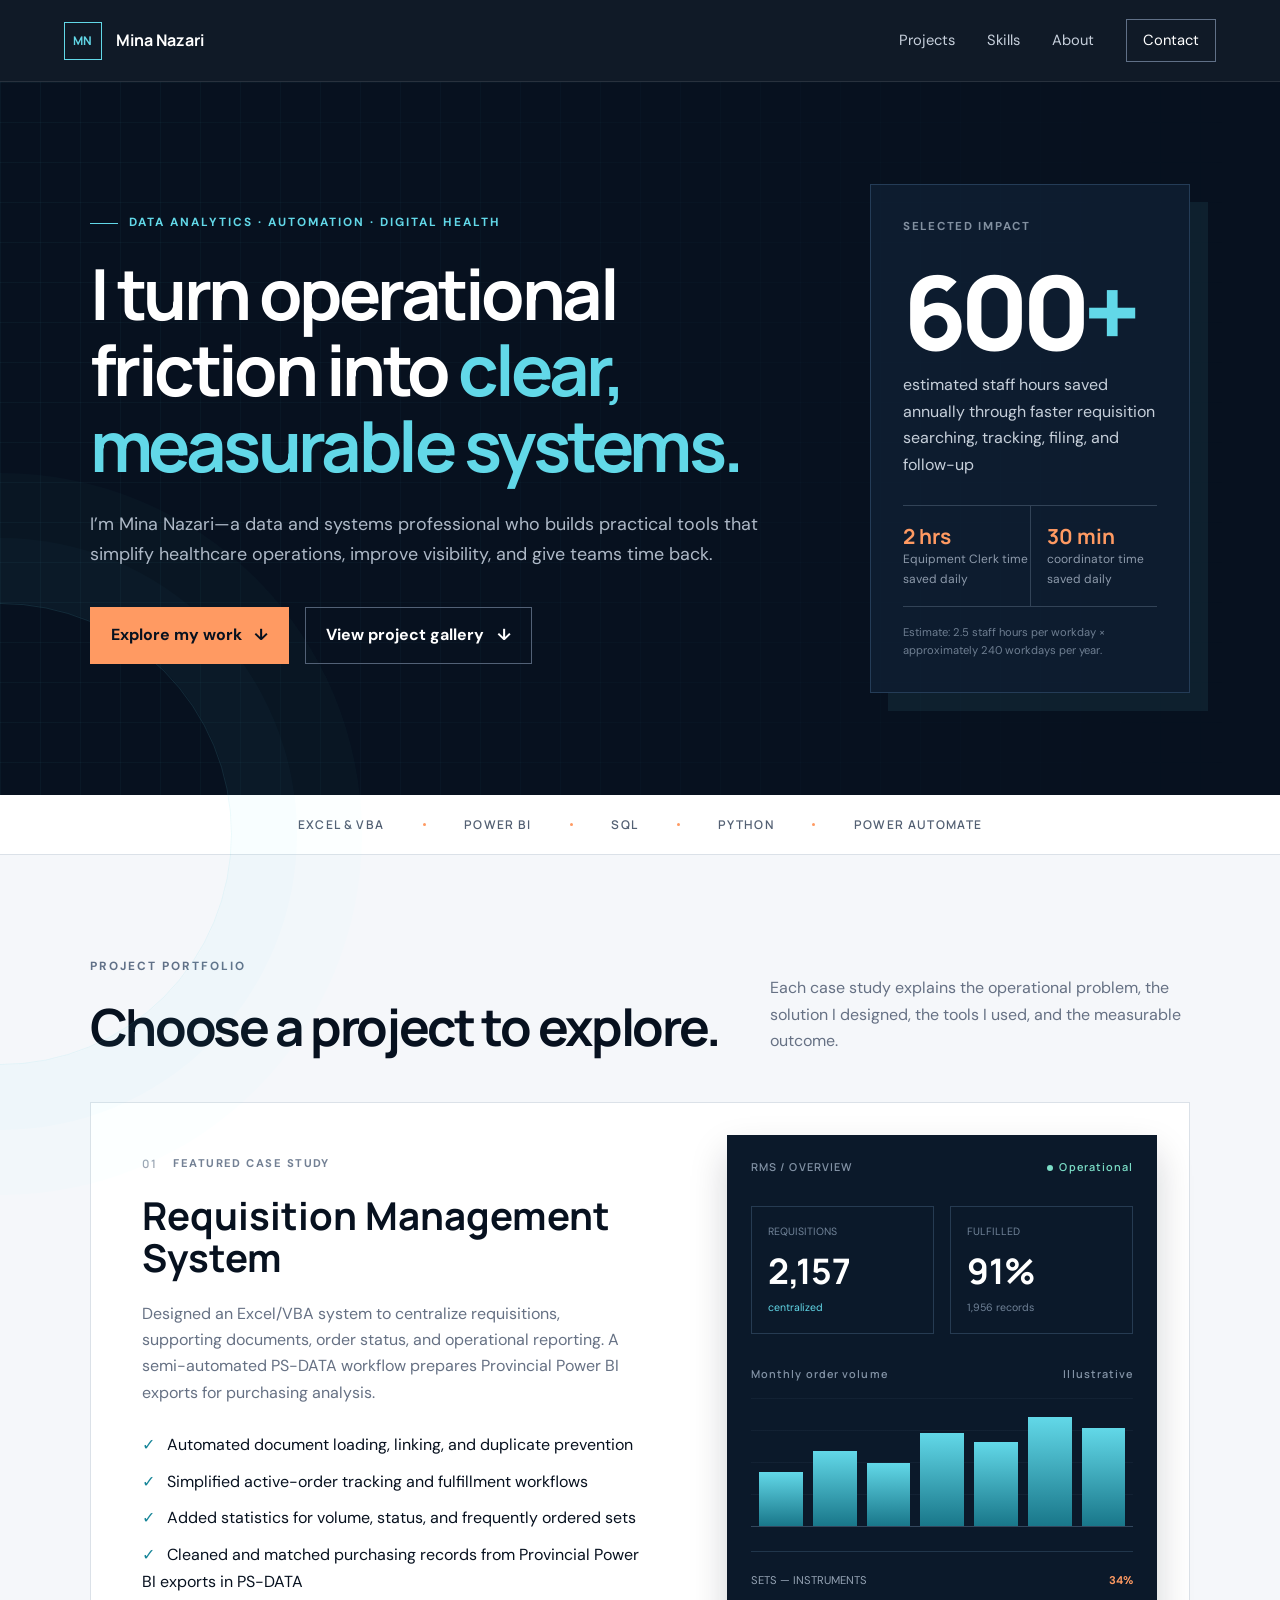
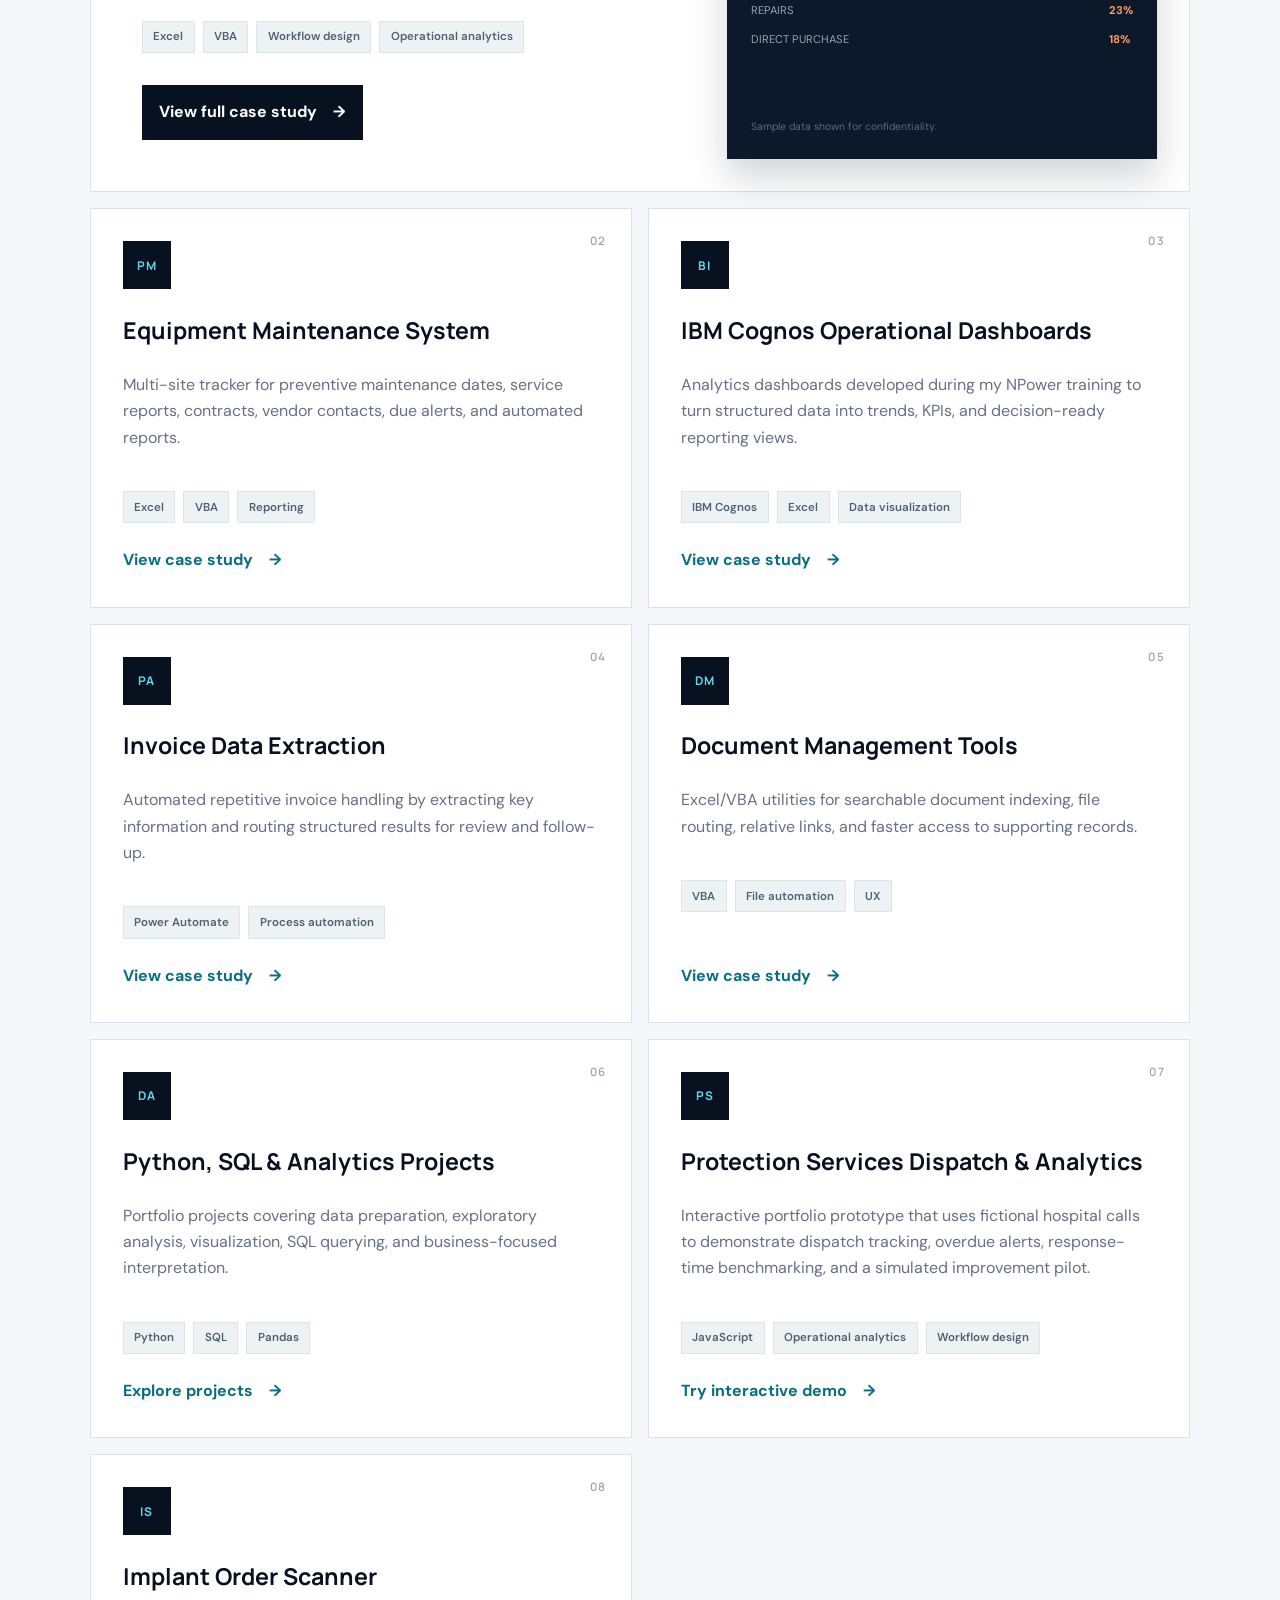
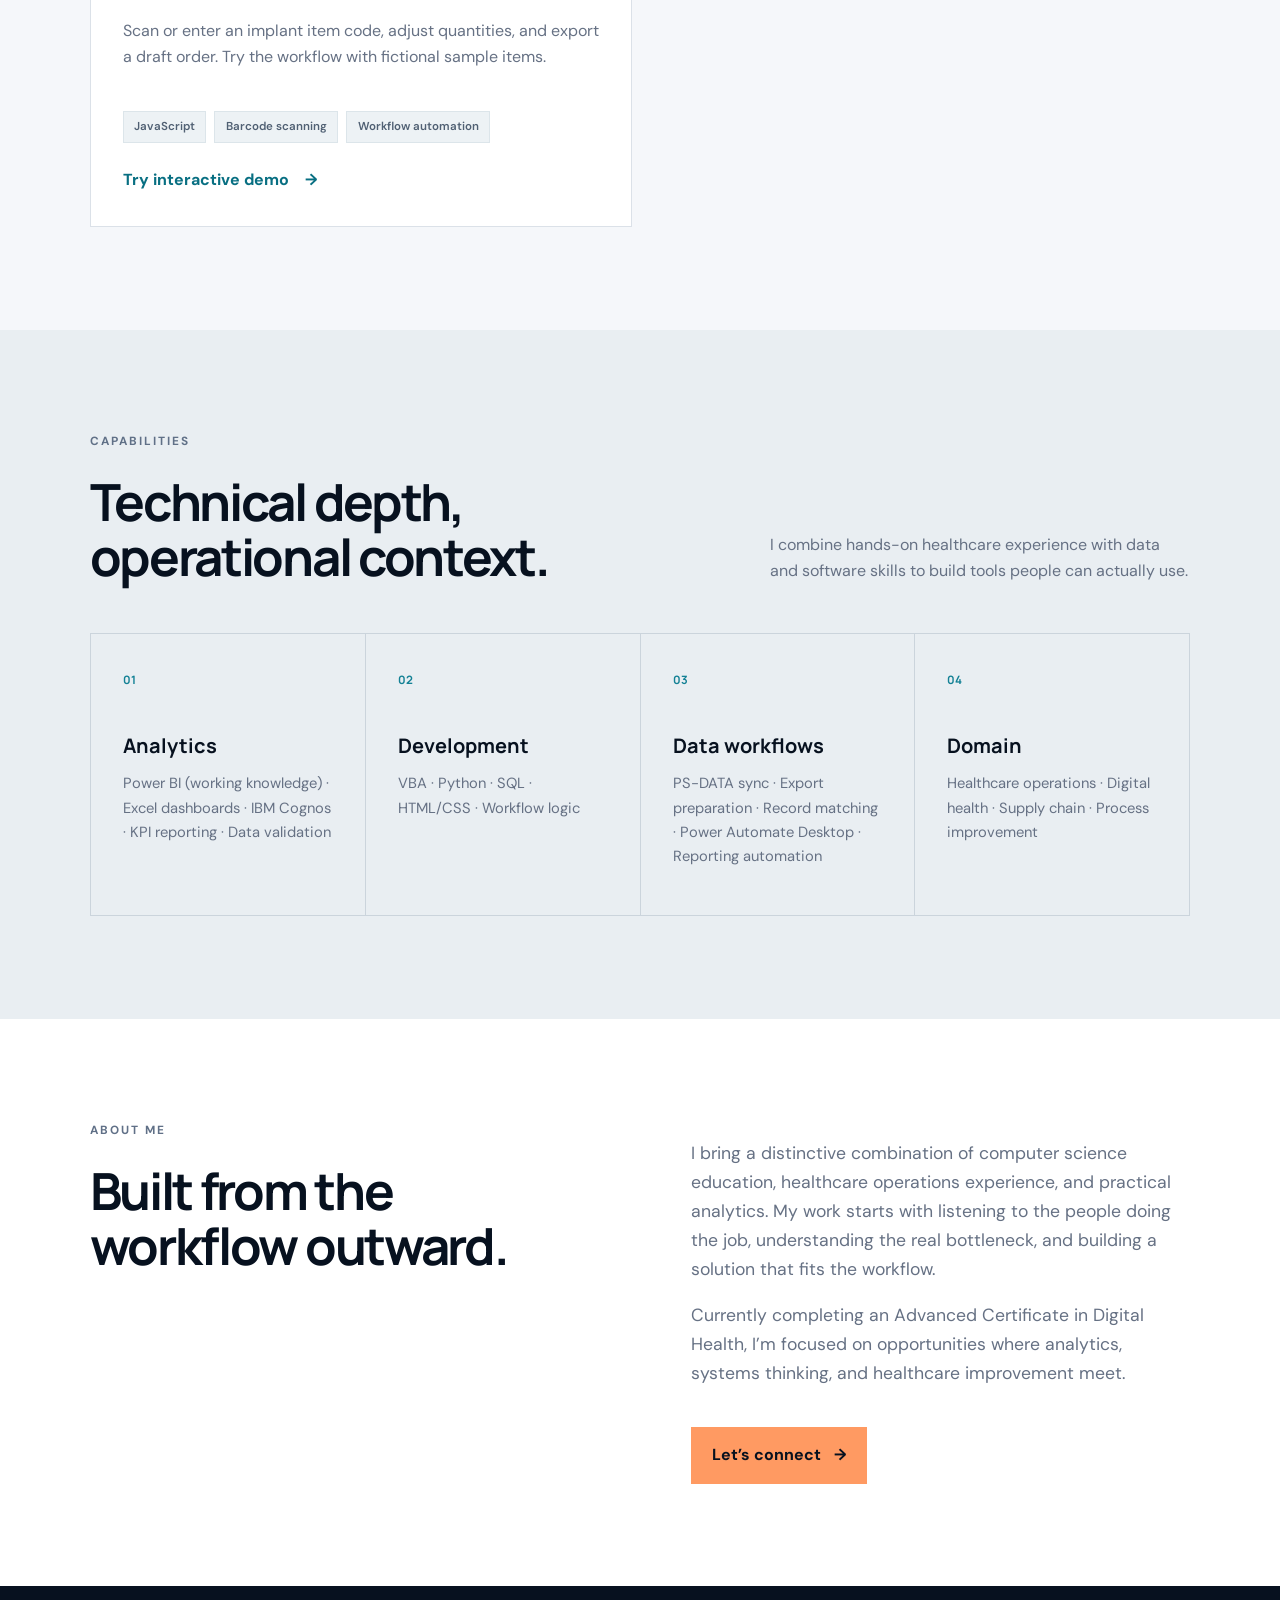
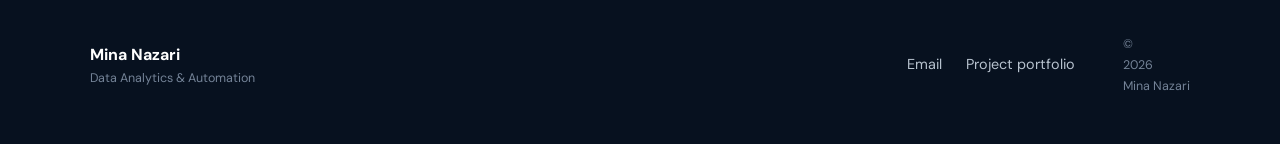
<file: index.html>
<!doctype html>
<html lang="en">
<head>
  <meta charset="utf-8">
  <meta name="viewport" content="width=device-width, initial-scale=1">
  <meta name="description" content="Mina Nazari's data analytics, workflow automation, and digital health portfolio.">
  <meta name="theme-color" content="#07111f">
  <title>Mina Nazari | Data Analytics & Automation</title>
  <link rel="preconnect" href="https://fonts.googleapis.com">
  <link rel="preconnect" href="https://fonts.gstatic.com" crossorigin>
  <link href="https://fonts.googleapis.com/css2?family=DM+Sans:wght@400;500;600;700&family=Manrope:wght@500;600;700;800&display=swap" rel="stylesheet">
  <link rel="stylesheet" href="styles.css">
</head>
<body>
  <a class="skip-link" href="#main">Skip to content</a>
  <header class="site-header">
    <a class="brand" href="#top" aria-label="Mina Nazari, home">
      <span class="brand-mark">MN</span>
      <span>Mina Nazari</span>
    </a>
    <button class="menu-button" aria-expanded="false" aria-controls="primary-nav">Menu</button>
    <nav id="primary-nav" aria-label="Primary navigation">
      <a href="#work">Projects</a>
      <a href="#skills">Skills</a>
      <a href="#about">About</a>
      <a class="nav-cta" href="mailto:minanazari@gmail.com">Contact</a>
    </nav>
  </header>

  <main id="main">
    <section class="hero" id="top">
      <div class="hero-copy">
        <p class="eyebrow"><span></span> Data analytics · Automation · Digital health</p>
        <h1>I turn operational friction into <em>clear, measurable systems.</em></h1>
        <p class="intro">I’m Mina Nazari—a data and systems professional who builds practical tools that simplify healthcare operations, improve visibility, and give teams time back.</p>
        <div class="hero-actions">
          <a class="button primary" href="#work">Explore my work <span aria-hidden="true">↓</span></a>
          <a class="button secondary" href="#work">View project gallery <span aria-hidden="true">↓</span></a>
        </div>
      </div>
      <aside class="impact-panel" aria-label="Selected impact">
        <div class="panel-label">Selected impact</div>
        <div class="impact-number">600<span>+</span></div>
        <p>estimated staff hours saved annually through faster requisition searching, tracking, filing, and follow-up</p>
        <div class="impact-breakdown">
          <div><strong>2 hrs</strong><span>Equipment Clerk time saved daily</span></div>
          <div><strong>30 min</strong><span>coordinator time saved daily</span></div>
        </div>
        <small>Estimate: 2.5 staff hours per workday × approximately 240 workdays per year.</small>
      </aside>
    </section>

    <section class="signal-bar" aria-label="Areas of expertise">
      <span>Excel & VBA</span><i></i><span>Power BI</span><i></i><span>SQL</span><i></i><span>Python</span><i></i><span>Power Automate</span>
    </section>

    <section class="section projects" id="work">
      <div class="section-heading">
        <div><p class="eyebrow">Project portfolio</p><h2>Choose a project to explore.</h2></div>
        <p>Each case study explains the operational problem, the solution I designed, the tools I used, and the measurable outcome.</p>
      </div>

      <article class="featured-card">
        <div class="project-content">
          <div class="project-meta"><span class="project-number">01</span><span>Featured case study</span></div>
          <h3>Requisition Management System</h3>
          <p>Designed an Excel/VBA system to centralize requisitions, supporting documents, order status, and operational reporting. A semi-automated PS-DATA workflow prepares Provincial Power BI exports for purchasing analysis.</p>
          <ul class="outcomes">
            <li><span>✓</span> Automated document loading, linking, and duplicate prevention</li>
            <li><span>✓</span> Simplified active-order tracking and fulfillment workflows</li>
            <li><span>✓</span> Added statistics for volume, status, and frequently ordered sets</li>
            <li><span>✓</span> Cleaned and matched purchasing records from Provincial Power BI exports in PS-DATA</li>
          </ul>
          <div class="tags"><span>Excel</span><span>VBA</span><span>Workflow design</span><span>Operational analytics</span></div>
          <a class="case-study-button" href="projects/requisition-management.html">View full case study <span aria-hidden="true">→</span></a>
        </div>
        <div class="dashboard-art" aria-label="Stylized operational dashboard preview">
          <div class="dash-top"><span>RMS / OVERVIEW</span><span class="live-dot">Operational</span></div>
          <div class="dash-metrics">
            <div><small>REQUISITIONS</small><strong>2,157</strong><span class="trend">centralized</span></div>
            <div><small>FULFILLED</small><strong>91%</strong><span>1,956 records</span></div>
          </div>
          <div class="chart-label"><span>Monthly order volume</span><span>Illustrative</span></div>
          <div class="bars" aria-hidden="true"><b style="height:42%"></b><b style="height:58%"></b><b style="height:49%"></b><b style="height:72%"></b><b style="height:65%"></b><b style="height:84%"></b><b style="height:76%"></b></div>
          <div class="dash-list"><span>SETS — INSTRUMENTS</span><b>34%</b><span>REPAIRS</span><b>23%</b><span>DIRECT PURCHASE</span><b>18%</b></div>
          <p class="data-note">Sample data shown for confidentiality.</p>
        </div>
      </article>

      <div class="project-grid">
        <article class="project-card">
          <div class="card-icon">PM</div><span class="project-number">02</span>
          <h3>Equipment Maintenance System</h3>
          <p>Multi-site tracker for preventive maintenance dates, service reports, contracts, vendor contacts, due alerts, and automated reports.</p>
          <div class="tags"><span>Excel</span><span>VBA</span><span>Reporting</span></div>
          <a class="card-link" href="projects/equipment-maintenance.html">View case study <span aria-hidden="true">→</span></a>
        </article>
        <article class="project-card">
          <div class="card-icon">BI</div><span class="project-number">03</span>
          <h3>IBM Cognos Operational Dashboards</h3>
          <p>Analytics dashboards developed during my NPower training to turn structured data into trends, KPIs, and decision-ready reporting views.</p>
          <div class="tags"><span>IBM Cognos</span><span>Excel</span><span>Data visualization</span></div>
          <a class="card-link" href="projects/cognos-dashboards.html">View case study <span aria-hidden="true">→</span></a>
        </article>
        <article class="project-card">
          <div class="card-icon">PA</div><span class="project-number">04</span>
          <h3>Invoice Data Extraction</h3>
          <p>Automated repetitive invoice handling by extracting key information and routing structured results for review and follow-up.</p>
          <div class="tags"><span>Power Automate</span><span>Process automation</span></div>
          <a class="card-link" href="projects/invoice-automation.html">View case study <span aria-hidden="true">→</span></a>
        </article>
        <article class="project-card">
          <div class="card-icon">DM</div><span class="project-number">05</span>
          <h3>Document Management Tools</h3>
          <p>Excel/VBA utilities for searchable document indexing, file routing, relative links, and faster access to supporting records.</p>
          <div class="tags"><span>VBA</span><span>File automation</span><span>UX</span></div>
          <a class="card-link" href="projects/document-management.html">View case study <span aria-hidden="true">→</span></a>
        </article>
        <article class="project-card">
          <div class="card-icon">DA</div><span class="project-number">06</span>
          <h3>Python, SQL & Analytics Projects</h3>
          <p>Portfolio projects covering data preparation, exploratory analysis, visualization, SQL querying, and business-focused interpretation.</p>
          <div class="tags"><span>Python</span><span>SQL</span><span>Pandas</span></div>
          <a class="card-link" href="projects/data-analytics.html">Explore projects <span aria-hidden="true">→</span></a>
        </article>
        <article class="project-card">
          <div class="card-icon">PS</div><span class="project-number">07</span>
          <h3>Protection Services Dispatch &amp; Analytics</h3>
          <p>Interactive portfolio prototype that uses fictional hospital calls to demonstrate dispatch tracking, overdue alerts, response-time benchmarking, and a simulated improvement pilot.</p>
          <div class="tags"><span>JavaScript</span><span>Operational analytics</span><span>Workflow design</span></div>
          <a class="card-link" href="projects/protection-services-dispatch.html">Try interactive demo <span aria-hidden="true">→</span></a>
        </article>
        <article class="project-card">
          <div class="card-icon">IS</div><span class="project-number">08</span>
          <h3>Implant Order Scanner</h3>
          <p>Scan or enter an implant item code, adjust quantities, and export a draft order. Try the workflow with fictional sample items.</p>
          <div class="tags"><span>JavaScript</span><span>Barcode scanning</span><span>Workflow automation</span></div>
          <a class="card-link" href="projects/implant-order-scanner.html">Try interactive demo <span aria-hidden="true">→</span></a>
        </article>
      </div>
    </section>

    <section class="section skill-section" id="skills">
      <div class="section-heading">
        <div><p class="eyebrow">Capabilities</p><h2>Technical depth, operational context.</h2></div>
        <p>I combine hands-on healthcare experience with data and software skills to build tools people can actually use.</p>
      </div>
      <div class="skills-grid">
        <div><span class="skill-index">01</span><h3>Analytics</h3><p>Power BI (working knowledge) · Excel dashboards · IBM Cognos · KPI reporting · Data validation</p></div>
        <div><span class="skill-index">02</span><h3>Development</h3><p>VBA · Python · SQL · HTML/CSS · Workflow logic</p></div>
        <div><span class="skill-index">03</span><h3>Data workflows</h3><p>PS-DATA sync · Export preparation · Record matching · Power Automate Desktop · Reporting automation</p></div>
        <div><span class="skill-index">04</span><h3>Domain</h3><p>Healthcare operations · Digital health · Supply chain · Process improvement</p></div>
      </div>
    </section>

    <section class="section about-section" id="about">
      <div>
        <p class="eyebrow">About me</p>
        <h2>Built from the workflow outward.</h2>
      </div>
      <div class="about-copy">
        <p>I bring a distinctive combination of computer science education, healthcare operations experience, and practical analytics. My work starts with listening to the people doing the job, understanding the real bottleneck, and building a solution that fits the workflow.</p>
        <p>Currently completing an Advanced Certificate in Digital Health, I’m focused on opportunities where analytics, systems thinking, and healthcare improvement meet.</p>
        <a class="button primary" href="mailto:minanazari@gmail.com">Let’s connect <span aria-hidden="true">→</span></a>
      </div>
    </section>
  </main>

  <footer>
    <div><strong>Mina Nazari</strong><span>Data Analytics & Automation</span></div>
    <div class="footer-links"><a href="mailto:minanazari@gmail.com">Email</a><a href="#work">Project portfolio</a></div>
    <p>© <span id="year"></span> Mina Nazari</p>
  </footer>
  <script src="script.js"></script>
</body>
</html>
</file>
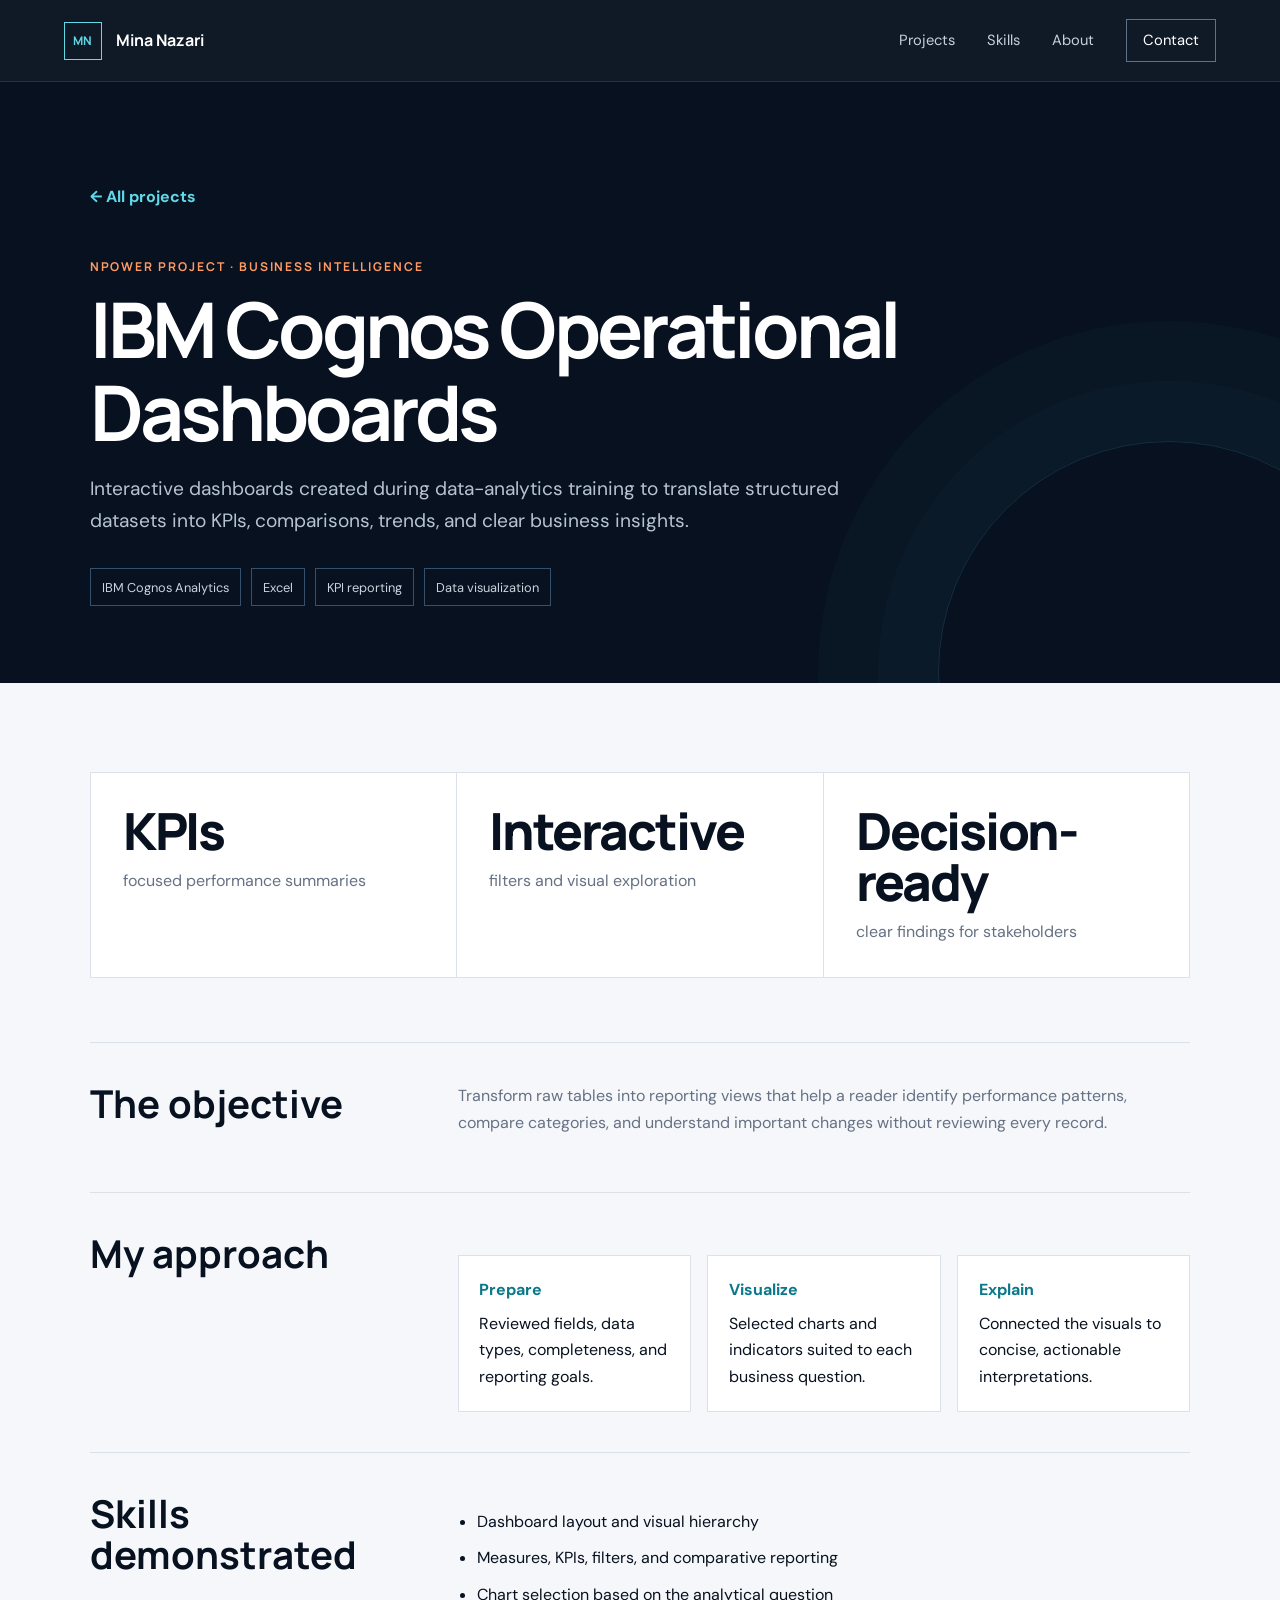
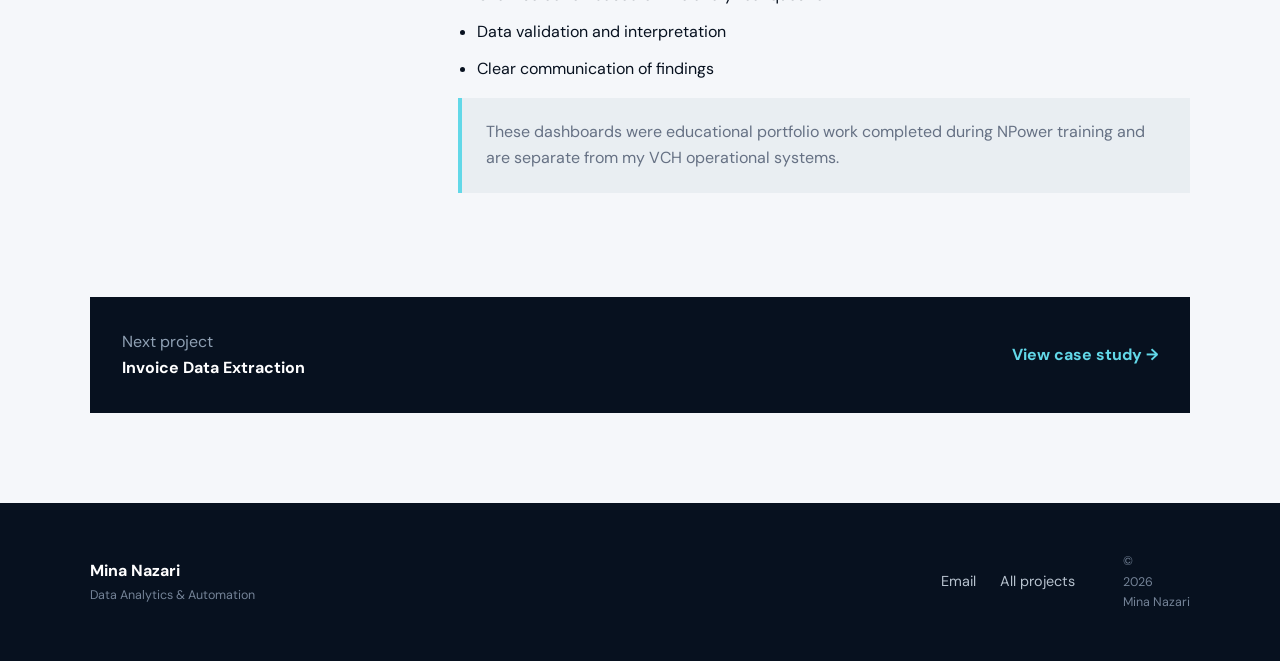
<file: projects/cognos-dashboards.html>
<!doctype html><html lang="en"><head><meta charset="utf-8"><meta name="viewport" content="width=device-width,initial-scale=1"><meta name="description" content="IBM Cognos dashboard project by Mina Nazari."><title>IBM Cognos Dashboards | Mina Nazari</title><link rel="preconnect" href="https://fonts.googleapis.com"><link rel="preconnect" href="https://fonts.gstatic.com" crossorigin><link href="https://fonts.googleapis.com/css2?family=DM+Sans:wght@400;500;600;700&family=Manrope:wght@500;600;700;800&display=swap" rel="stylesheet"><link rel="stylesheet" href="../styles.css"></head>
<body class="project-page"><a class="skip-link" href="#main">Skip to content</a><header class="site-header"><a class="brand" href="../index.html"><span class="brand-mark">MN</span><span>Mina Nazari</span></a><button class="menu-button" aria-expanded="false" aria-controls="primary-nav">Menu</button><nav id="primary-nav"><a href="../index.html#work">Projects</a><a href="../index.html#skills">Skills</a><a href="../index.html#about">About</a><a class="nav-cta" href="mailto:minanazari@gmail.com">Contact</a></nav></header>
<main id="main"><section class="project-hero"><a class="back-link" href="../index.html#work">← All projects</a><p class="project-kicker">NPower project · Business intelligence</p><h1>IBM Cognos Operational Dashboards</h1><p class="project-summary">Interactive dashboards created during data-analytics training to translate structured datasets into KPIs, comparisons, trends, and clear business insights.</p><div class="project-tags"><span>IBM Cognos Analytics</span><span>Excel</span><span>KPI reporting</span><span>Data visualization</span></div></section>
<div class="case-body"><section class="metric-row"><div class="metric"><strong>KPIs</strong><span>focused performance summaries</span></div><div class="metric"><strong>Interactive</strong><span>filters and visual exploration</span></div><div class="metric"><strong>Decision-ready</strong><span>clear findings for stakeholders</span></div></section>
<section class="case-grid"><h2>The objective</h2><div class="case-copy"><p>Transform raw tables into reporting views that help a reader identify performance patterns, compare categories, and understand important changes without reviewing every record.</p></div></section>
<section class="case-grid"><h2>My approach</h2><div class="case-copy"><div class="process-steps"><div><strong>Prepare</strong>Reviewed fields, data types, completeness, and reporting goals.</div><div><strong>Visualize</strong>Selected charts and indicators suited to each business question.</div><div><strong>Explain</strong>Connected the visuals to concise, actionable interpretations.</div></div></div></section>
<section class="case-grid"><h2>Skills demonstrated</h2><div class="case-copy"><ul><li>Dashboard layout and visual hierarchy</li><li>Measures, KPIs, filters, and comparative reporting</li><li>Chart selection based on the analytical question</li><li>Data validation and interpretation</li><li>Clear communication of findings</li></ul><p class="privacy-note">These dashboards were educational portfolio work completed during NPower training and are separate from my VCH operational systems.</p></div></section>
<div class="next-project"><div><p>Next project</p><strong>Invoice Data Extraction</strong></div><a href="invoice-automation.html">View case study →</a></div></div></main><footer class="project-footer"><div><strong>Mina Nazari</strong><span>Data Analytics & Automation</span></div><div class="footer-links"><a href="mailto:minanazari@gmail.com">Email</a><a href="../index.html#work">All projects</a></div><p>© <span id="year"></span> Mina Nazari</p></footer><script src="../script.js"></script></body></html>
</file>
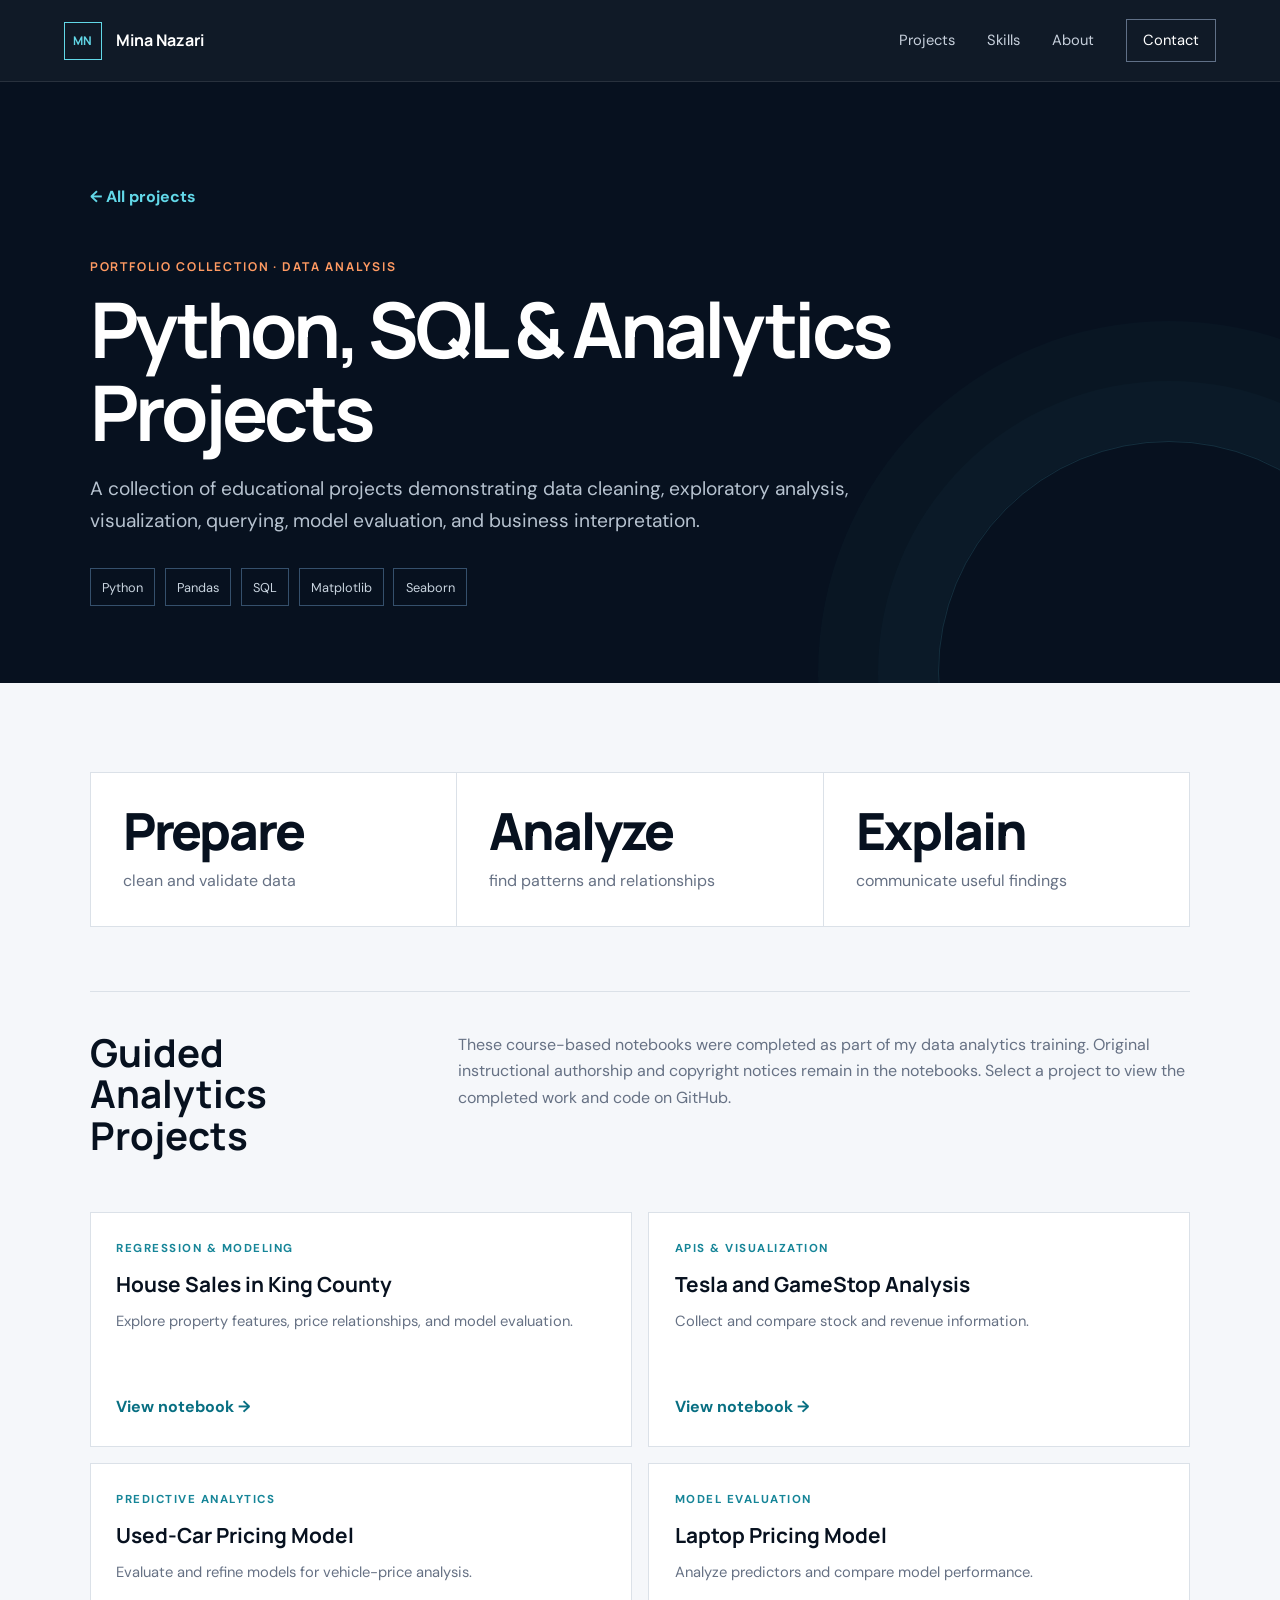
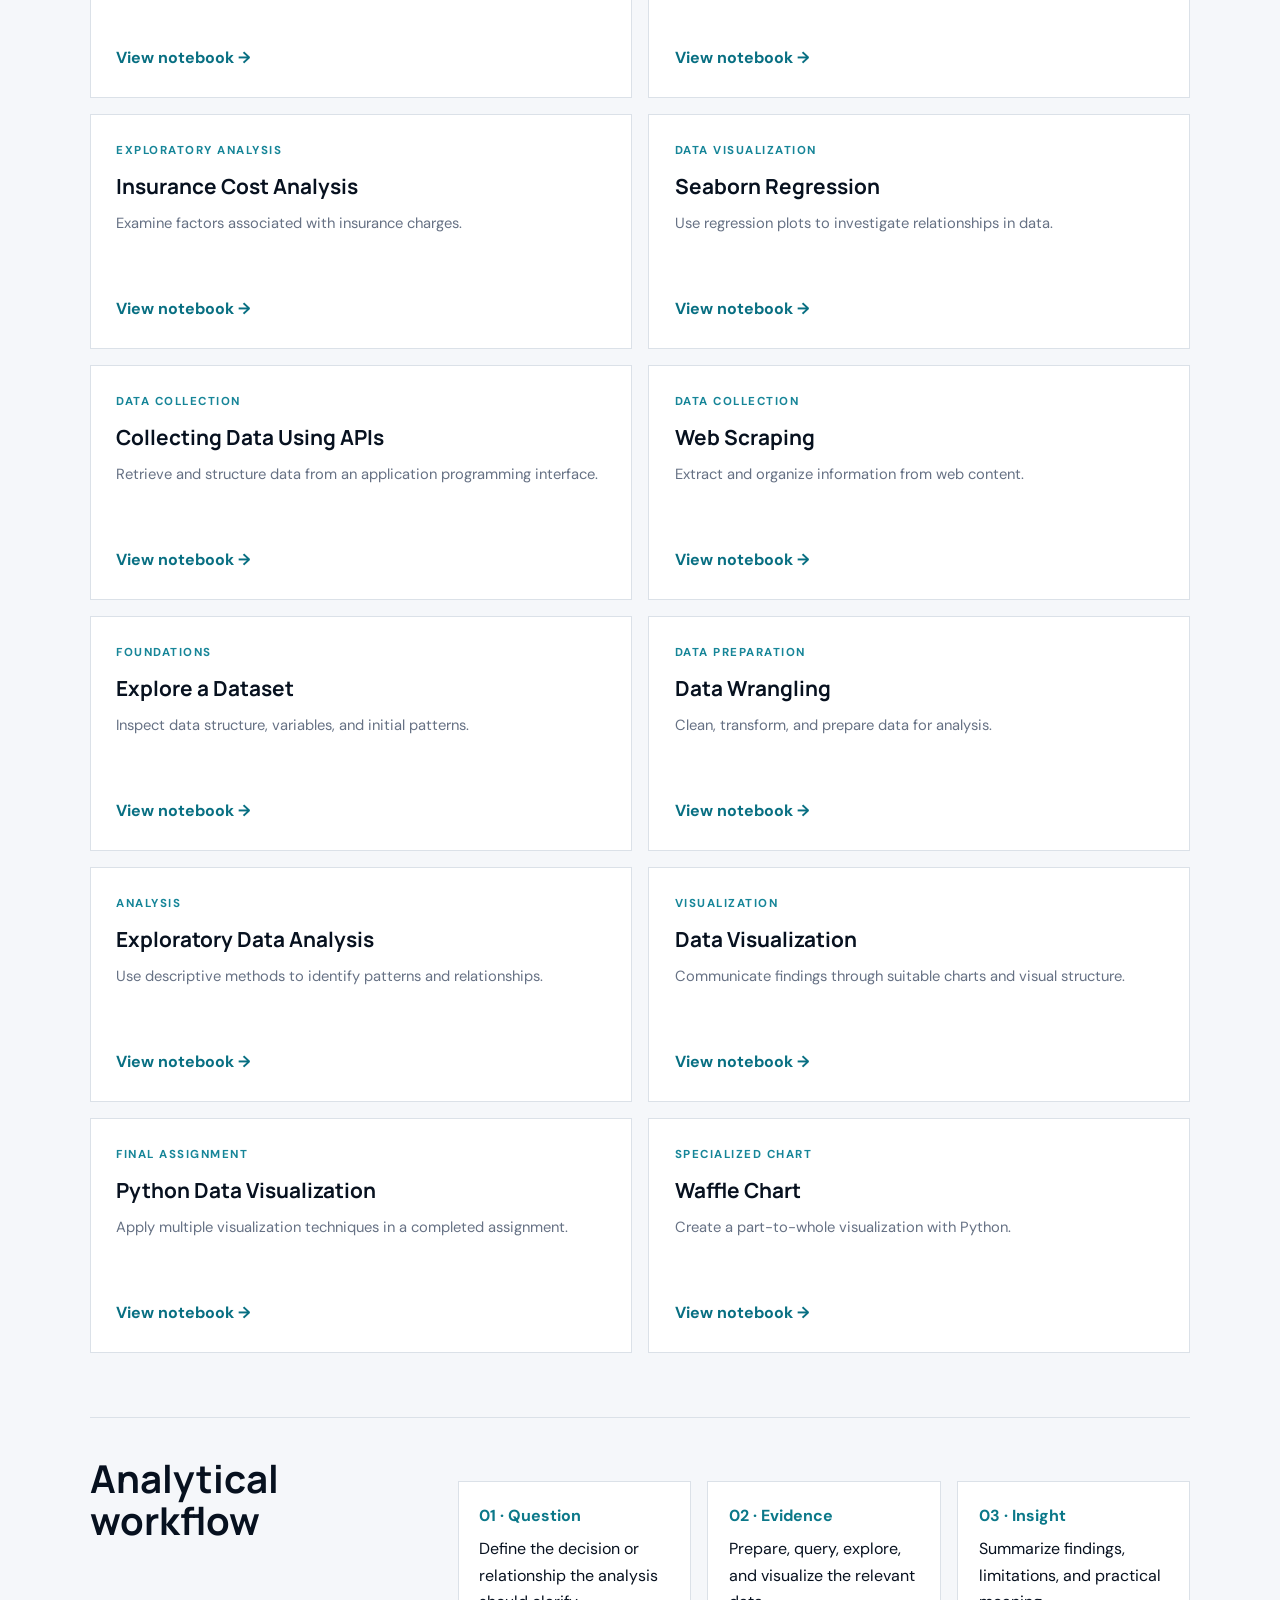
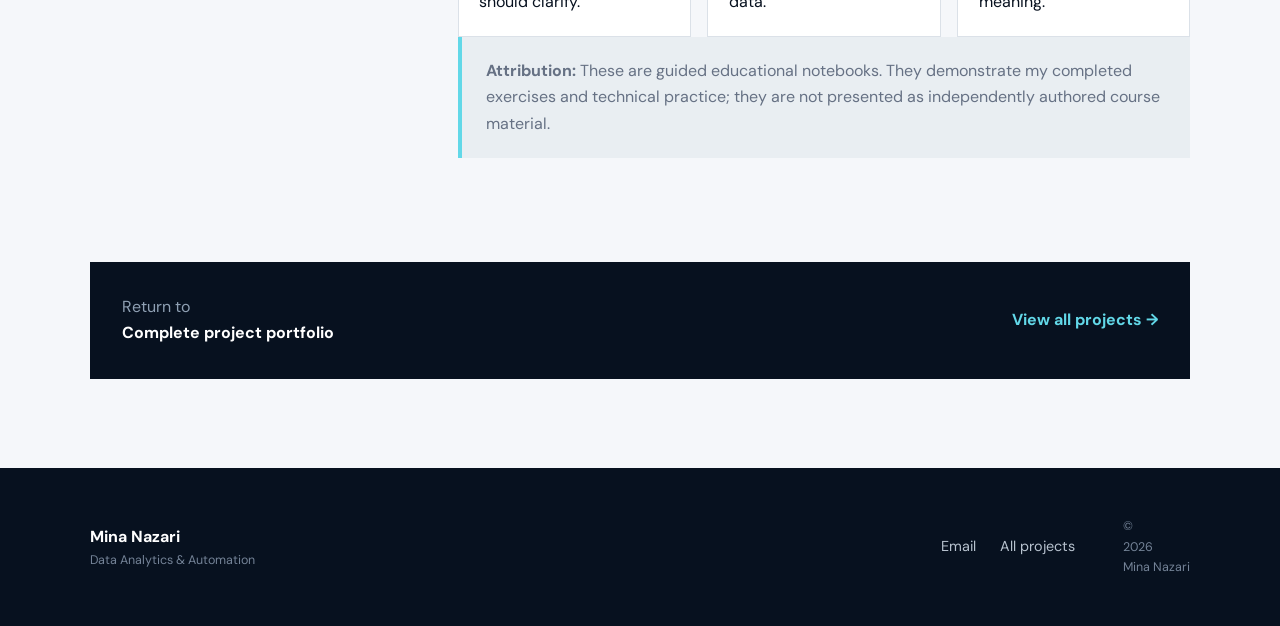
<file: projects/data-analytics.html>
<!doctype html><html lang="en"><head><meta charset="utf-8"><meta name="viewport" content="width=device-width,initial-scale=1"><meta name="description" content="Python, SQL and data analytics portfolio projects by Mina Nazari."><title>Data Analytics Projects | Mina Nazari</title><link rel="preconnect" href="https://fonts.googleapis.com"><link rel="preconnect" href="https://fonts.gstatic.com" crossorigin><link href="https://fonts.googleapis.com/css2?family=DM+Sans:wght@400;500;600;700&family=Manrope:wght@500;600;700;800&display=swap" rel="stylesheet"><link rel="stylesheet" href="../styles.css"></head>
<body class="project-page"><a class="skip-link" href="#main">Skip to content</a><header class="site-header"><a class="brand" href="../index.html"><span class="brand-mark">MN</span><span>Mina Nazari</span></a><button class="menu-button" aria-expanded="false" aria-controls="primary-nav">Menu</button><nav id="primary-nav"><a href="../index.html#work">Projects</a><a href="../index.html#skills">Skills</a><a href="../index.html#about">About</a><a class="nav-cta" href="mailto:minanazari@gmail.com">Contact</a></nav></header>
<main id="main"><section class="project-hero"><a class="back-link" href="../index.html#work">← All projects</a><p class="project-kicker">Portfolio collection · Data analysis</p><h1>Python, SQL & Analytics Projects</h1><p class="project-summary">A collection of educational projects demonstrating data cleaning, exploratory analysis, visualization, querying, model evaluation, and business interpretation.</p><div class="project-tags"><span>Python</span><span>Pandas</span><span>SQL</span><span>Matplotlib</span><span>Seaborn</span></div></section>
<div class="case-body"><section class="metric-row"><div class="metric"><strong>Prepare</strong><span>clean and validate data</span></div><div class="metric"><strong>Analyze</strong><span>find patterns and relationships</span></div><div class="metric"><strong>Explain</strong><span>communicate useful findings</span></div></section>
<section class="case-grid"><h2>Guided Analytics Projects</h2><div class="case-copy"><p>These course-based notebooks were completed as part of my data analytics training. Original instructional authorship and copyright notices remain in the notebooks. Select a project to view the completed work and code on GitHub.</p></div></section>
<section class="guided-grid" aria-label="Guided analytics project links">
  <a class="guided-card" href="https://github.com/minanazari12345/data-analytics-projects/blob/main/House_Sales_in_King_Count_USA-20231003-1696291200.jupyterlite%20(2).ipynb" target="_blank" rel="noreferrer"><span>Regression & modeling</span><strong>House Sales in King County</strong><small>Explore property features, price relationships, and model evaluation.</small><b>View notebook →</b></a>
  <a class="guided-card" href="https://github.com/minanazari12345/data-analytics-projects/blob/main/final-tesla-gamestop.ipynb" target="_blank" rel="noreferrer"><span>APIs & visualization</span><strong>Tesla and GameStop Analysis</strong><small>Collect and compare stock and revenue information.</small><b>View notebook →</b></a>
  <a class="guided-card" href="https://github.com/minanazari12345/data-analytics-projects/blob/main/used-car-model-evaluation-refinement-course7-week5.ipynb" target="_blank" rel="noreferrer"><span>Predictive analytics</span><strong>Used-Car Pricing Model</strong><small>Evaluate and refine models for vehicle-price analysis.</small><b>View notebook →</b></a>
  <a class="guided-card" href="https://github.com/minanazari12345/data-analytics-projects/blob/main/laptop-pricing-model-evaluation-refinement-course7-week5.ipynb" target="_blank" rel="noreferrer"><span>Model evaluation</span><strong>Laptop Pricing Model</strong><small>Analyze predictors and compare model performance.</small><b>View notebook →</b></a>
  <a class="guided-card" href="https://github.com/minanazari12345/data-analytics-projects/blob/main/practice-insurance-cost-analysis.ipynb" target="_blank" rel="noreferrer"><span>Exploratory analysis</span><strong>Insurance Cost Analysis</strong><small>Examine factors associated with insurance charges.</small><b>View notebook →</b></a>
  <a class="guided-card" href="https://github.com/minanazari12345/data-analytics-projects/blob/main/seaborn-regression.ipynb" target="_blank" rel="noreferrer"><span>Data visualization</span><strong>Seaborn Regression</strong><small>Use regression plots to investigate relationships in data.</small><b>View notebook →</b></a>
  <a class="guided-card" href="https://github.com/minanazari12345/data-analytics-projects/blob/main/Collecting%20Data%20Using%20APIs.ipynb" target="_blank" rel="noreferrer"><span>Data collection</span><strong>Collecting Data Using APIs</strong><small>Retrieve and structure data from an application programming interface.</small><b>View notebook →</b></a>
  <a class="guided-card" href="https://github.com/minanazari12345/data-analytics-projects/blob/main/Web-Scraping-Lab%20(2).ipynb" target="_blank" rel="noreferrer"><span>Data collection</span><strong>Web Scraping</strong><small>Extract and organize information from web content.</small><b>View notebook →</b></a>
  <a class="guided-card" href="https://github.com/minanazari12345/data-analytics-projects/blob/main/M1ExploreDataSet-lab.ipynb" target="_blank" rel="noreferrer"><span>Foundations</span><strong>Explore a Dataset</strong><small>Inspect data structure, variables, and initial patterns.</small><b>View notebook →</b></a>
  <a class="guided-card" href="https://github.com/minanazari12345/data-analytics-projects/blob/main/M2DataWrangling-lab%20(1).ipynb" target="_blank" rel="noreferrer"><span>Data preparation</span><strong>Data Wrangling</strong><small>Clean, transform, and prepare data for analysis.</small><b>View notebook →</b></a>
  <a class="guided-card" href="https://github.com/minanazari12345/data-analytics-projects/blob/main/M3ExploratoryDataAnalysis-lab%20(2).ipynb" target="_blank" rel="noreferrer"><span>Analysis</span><strong>Exploratory Data Analysis</strong><small>Use descriptive methods to identify patterns and relationships.</small><b>View notebook →</b></a>
  <a class="guided-card" href="https://github.com/minanazari12345/data-analytics-projects/blob/main/M4DataVisualization-lab%20(2).ipynb" target="_blank" rel="noreferrer"><span>Visualization</span><strong>Data Visualization</strong><small>Communicate findings through suitable charts and visual structure.</small><b>View notebook →</b></a>
  <a class="guided-card" href="https://github.com/minanazari12345/data-analytics-projects/blob/main/dv0101en-exercise-final-assignment-part-1-20230614-1686700800-jupyterlite.ipynb" target="_blank" rel="noreferrer"><span>Final assignment</span><strong>Python Data Visualization</strong><small>Apply multiple visualization techniques in a completed assignment.</small><b>View notebook →</b></a>
  <a class="guided-card" href="https://github.com/minanazari12345/data-analytics-projects/blob/main/wafflechart-copy1.ipynb" target="_blank" rel="noreferrer"><span>Specialized chart</span><strong>Waffle Chart</strong><small>Create a part-to-whole visualization with Python.</small><b>View notebook →</b></a>
</section>
<section class="case-grid"><h2>Analytical workflow</h2><div class="case-copy"><div class="process-steps"><div><strong>01 · Question</strong>Define the decision or relationship the analysis should clarify.</div><div><strong>02 · Evidence</strong>Prepare, query, explore, and visualize the relevant data.</div><div><strong>03 · Insight</strong>Summarize findings, limitations, and practical meaning.</div></div><p class="privacy-note"><strong>Attribution:</strong> These are guided educational notebooks. They demonstrate my completed exercises and technical practice; they are not presented as independently authored course material.</p></div></section>
<div class="next-project"><div><p>Return to</p><strong>Complete project portfolio</strong></div><a href="../index.html#work">View all projects →</a></div></div></main><footer class="project-footer"><div><strong>Mina Nazari</strong><span>Data Analytics & Automation</span></div><div class="footer-links"><a href="mailto:minanazari@gmail.com">Email</a><a href="../index.html#work">All projects</a></div><p>© <span id="year"></span> Mina Nazari</p></footer><script src="../script.js"></script></body></html>
</file>
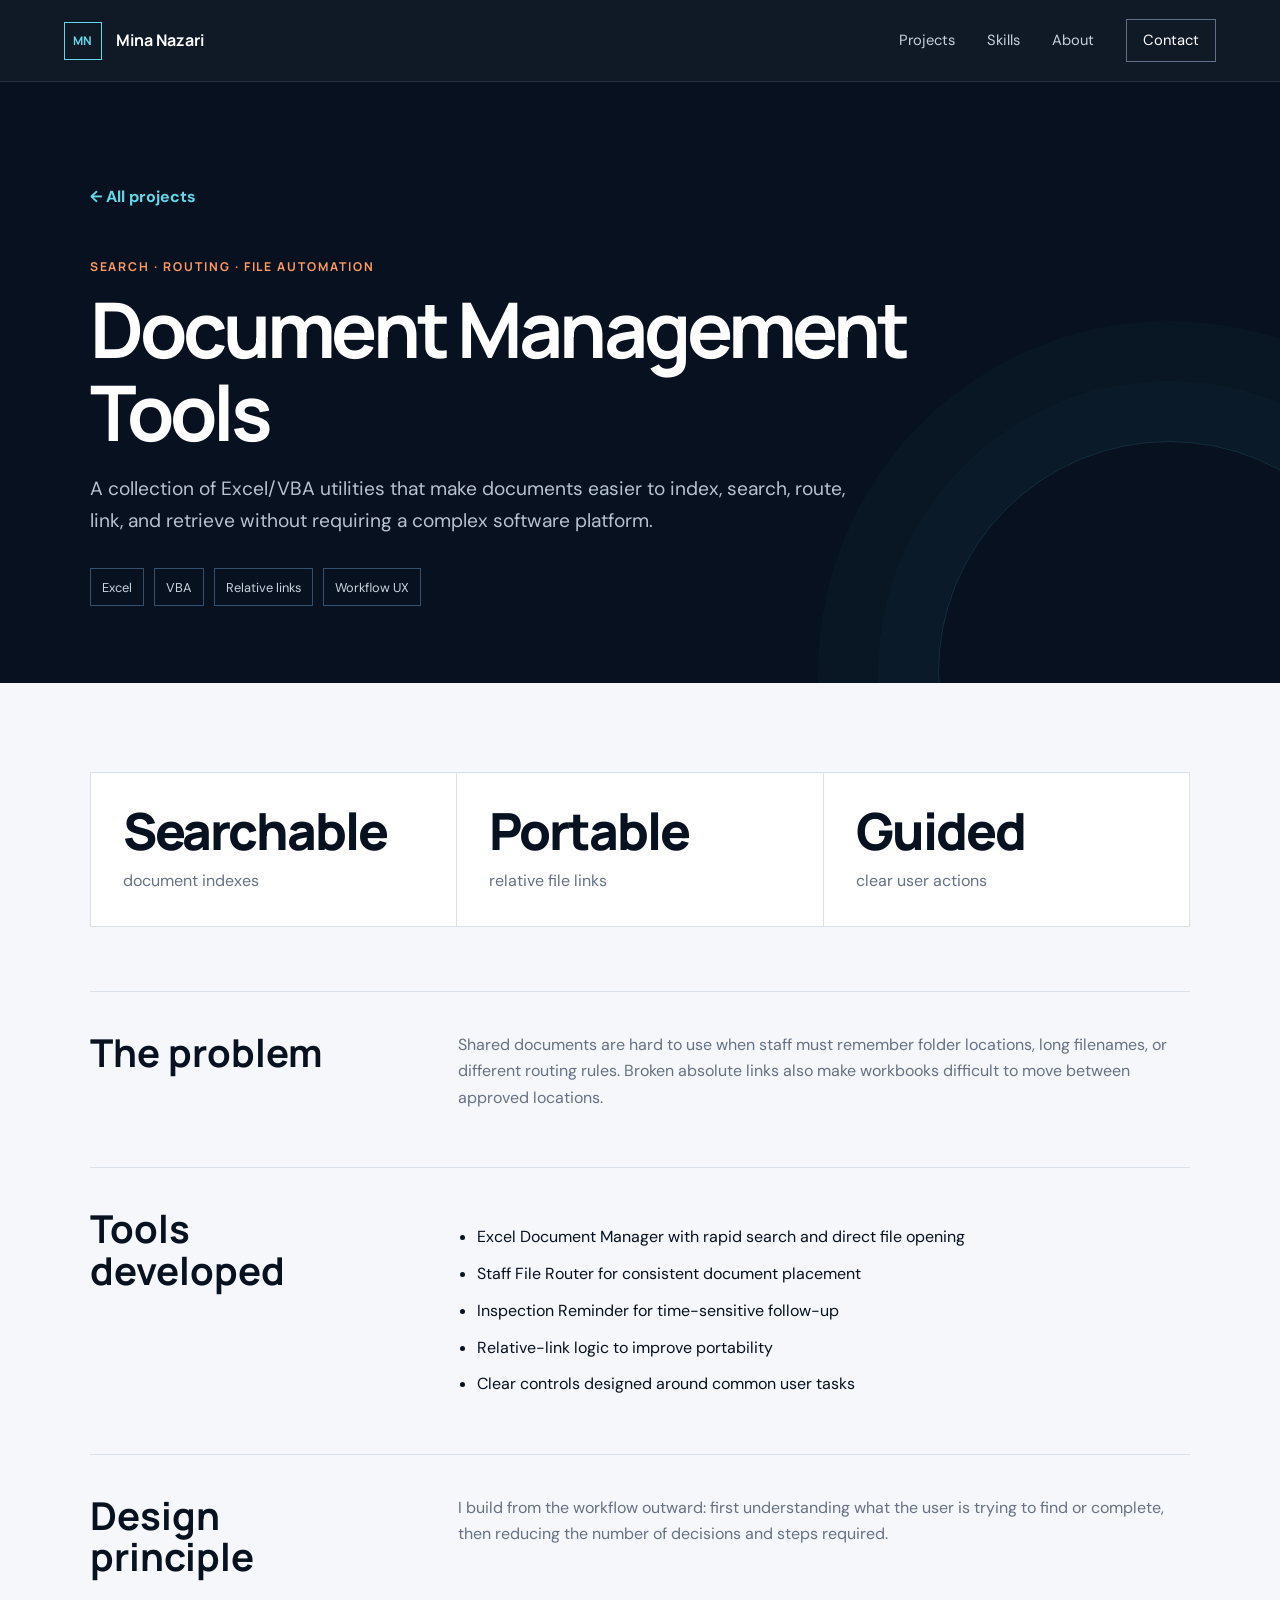
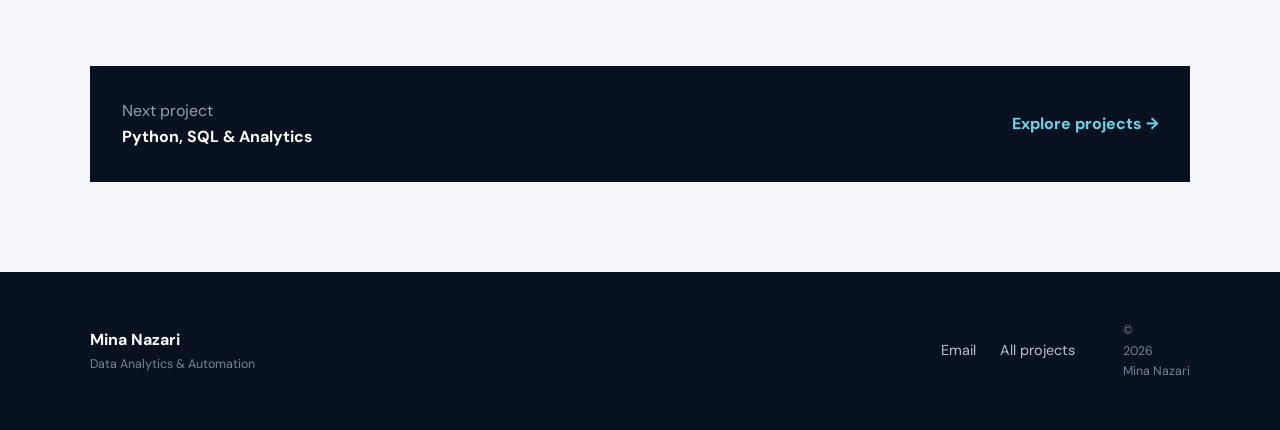
<file: projects/document-management.html>
<!doctype html><html lang="en"><head><meta charset="utf-8"><meta name="viewport" content="width=device-width,initial-scale=1"><meta name="description" content="Document Management Tools case study by Mina Nazari."><title>Document Management Tools | Mina Nazari</title><link rel="preconnect" href="https://fonts.googleapis.com"><link rel="preconnect" href="https://fonts.gstatic.com" crossorigin><link href="https://fonts.googleapis.com/css2?family=DM+Sans:wght@400;500;600;700&family=Manrope:wght@500;600;700;800&display=swap" rel="stylesheet"><link rel="stylesheet" href="../styles.css"></head>
<body class="project-page"><a class="skip-link" href="#main">Skip to content</a><header class="site-header"><a class="brand" href="../index.html"><span class="brand-mark">MN</span><span>Mina Nazari</span></a><button class="menu-button" aria-expanded="false" aria-controls="primary-nav">Menu</button><nav id="primary-nav"><a href="../index.html#work">Projects</a><a href="../index.html#skills">Skills</a><a href="../index.html#about">About</a><a class="nav-cta" href="mailto:minanazari@gmail.com">Contact</a></nav></header>
<main id="main"><section class="project-hero"><a class="back-link" href="../index.html#work">← All projects</a><p class="project-kicker">Search · Routing · File automation</p><h1>Document Management Tools</h1><p class="project-summary">A collection of Excel/VBA utilities that make documents easier to index, search, route, link, and retrieve without requiring a complex software platform.</p><div class="project-tags"><span>Excel</span><span>VBA</span><span>Relative links</span><span>Workflow UX</span></div></section>
<div class="case-body"><section class="metric-row"><div class="metric"><strong>Searchable</strong><span>document indexes</span></div><div class="metric"><strong>Portable</strong><span>relative file links</span></div><div class="metric"><strong>Guided</strong><span>clear user actions</span></div></section>
<section class="case-grid"><h2>The problem</h2><div class="case-copy"><p>Shared documents are hard to use when staff must remember folder locations, long filenames, or different routing rules. Broken absolute links also make workbooks difficult to move between approved locations.</p></div></section>
<section class="case-grid"><h2>Tools developed</h2><div class="case-copy"><ul><li>Excel Document Manager with rapid search and direct file opening</li><li>Staff File Router for consistent document placement</li><li>Inspection Reminder for time-sensitive follow-up</li><li>Relative-link logic to improve portability</li><li>Clear controls designed around common user tasks</li></ul></div></section>
<section class="case-grid"><h2>Design principle</h2><div class="case-copy"><p>I build from the workflow outward: first understanding what the user is trying to find or complete, then reducing the number of decisions and steps required.</p></div></section>
<div class="next-project"><div><p>Next project</p><strong>Python, SQL & Analytics</strong></div><a href="data-analytics.html">Explore projects →</a></div></div></main><footer class="project-footer"><div><strong>Mina Nazari</strong><span>Data Analytics & Automation</span></div><div class="footer-links"><a href="mailto:minanazari@gmail.com">Email</a><a href="../index.html#work">All projects</a></div><p>© <span id="year"></span> Mina Nazari</p></footer><script src="../script.js"></script></body></html>
</file>
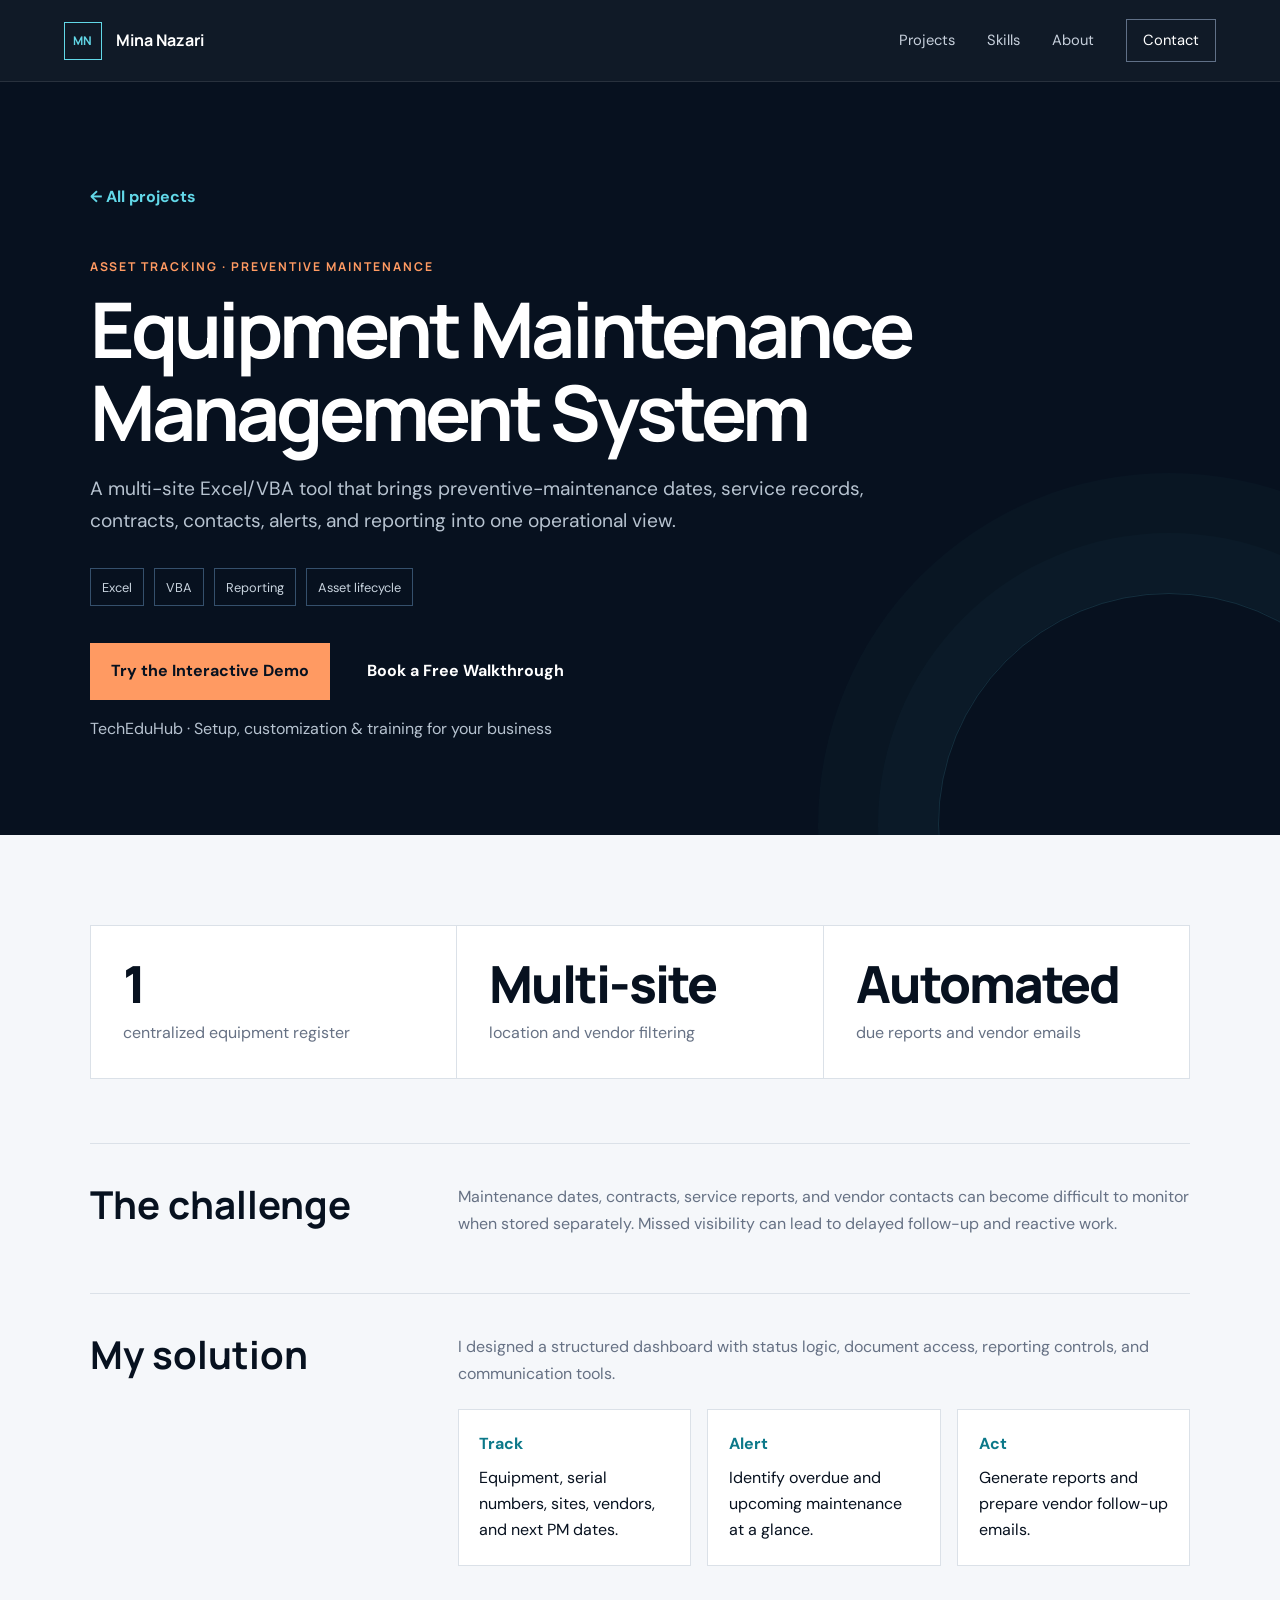
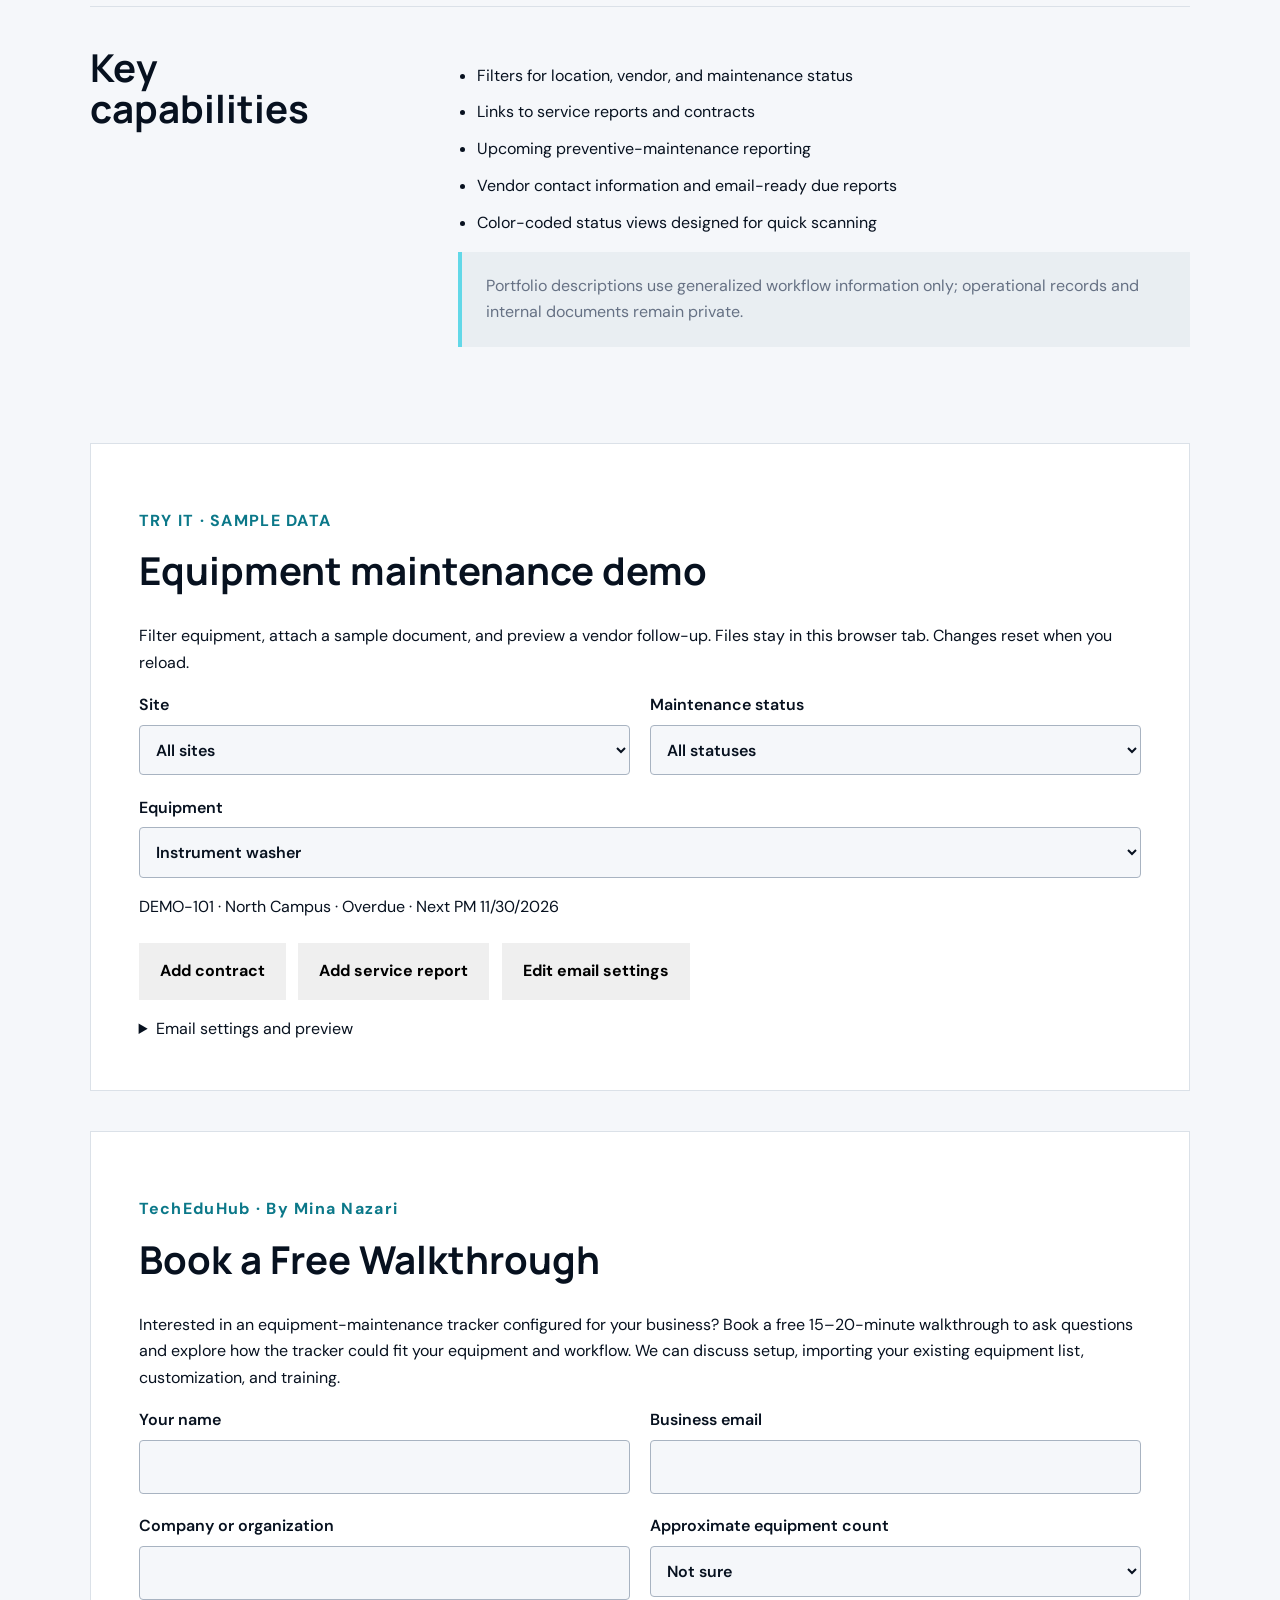
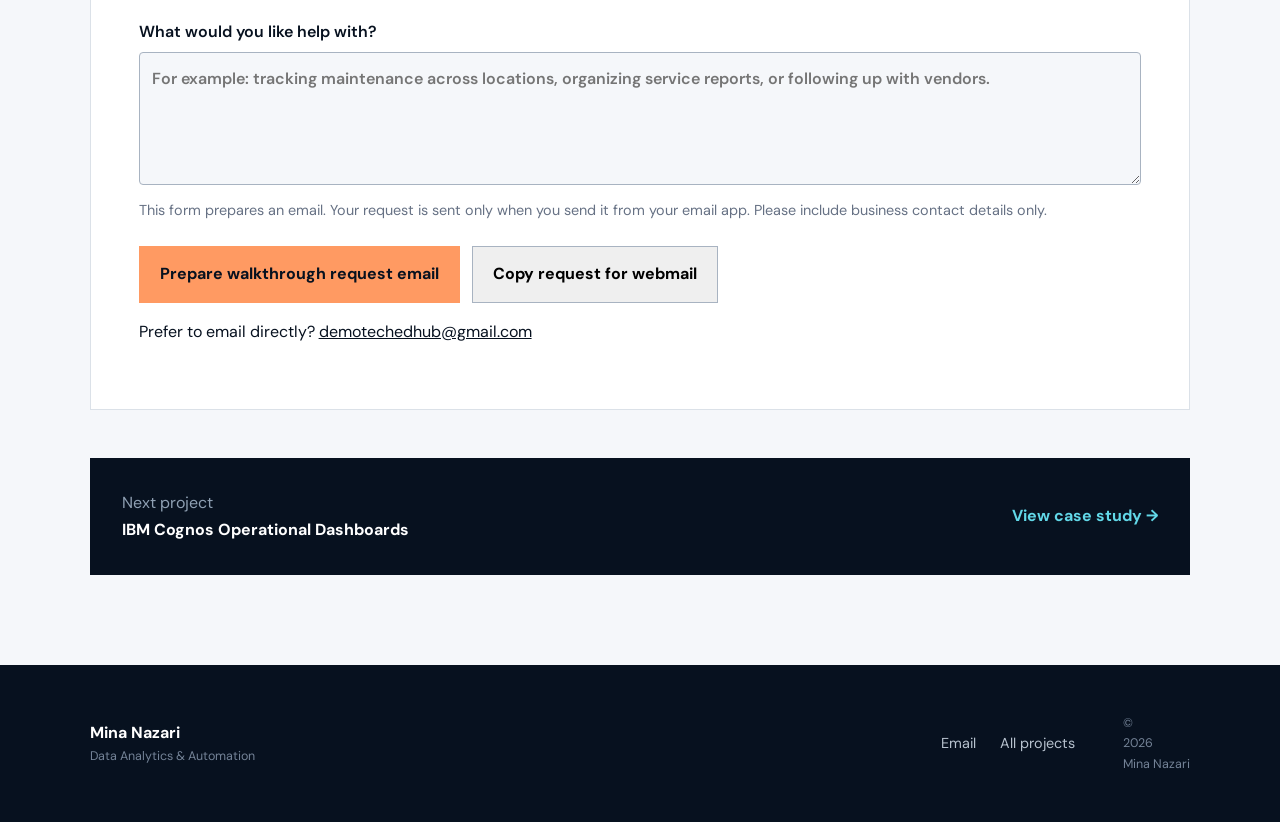
<file: projects/equipment-maintenance.html>
<!doctype html><html lang="en"><head><meta charset="utf-8"><meta name="viewport" content="width=device-width,initial-scale=1"><meta name="description" content="TechEduHub equipment-maintenance tracker by Mina Nazari. Track maintenance dates, service documents, and vendor reports. Book a Free Walkthrough."><title>Equipment Maintenance System | Mina Nazari</title><link rel="preconnect" href="https://fonts.googleapis.com"><link rel="preconnect" href="https://fonts.gstatic.com" crossorigin><link href="https://fonts.googleapis.com/css2?family=DM+Sans:wght@400;500;600;700&family=Manrope:wght@500;600;700;800&display=swap" rel="stylesheet"><link rel="stylesheet" href="../styles.css"><style>
.demo-section{scroll-margin-top:100px;background:#fff;border:1px solid var(--line);padding:clamp(1.5rem,4vw,3rem);margin:2.5rem 0}.demo-section h2{font-size:clamp(1.8rem,3vw,2.7rem)}.demo-brand{color:#0b7889;font-weight:700;letter-spacing:.08em}.demo-fields{display:grid;grid-template-columns:1fr 1fr;gap:1.2rem}.demo-fields label{display:block;font-weight:600}.demo-fields input,.demo-fields select,.demo-fields textarea{display:block;width:100%;margin-top:.4rem;padding:.8rem;font:inherit;color:var(--ink);background:#f5f7fa;border:1px solid #a8b3c1;border-radius:4px}.demo-fields .wide{grid-column:1/-1}.demo-actions{display:flex;flex-wrap:wrap;gap:.8rem;margin-top:1.4rem}.demo-actions button{cursor:pointer}.demo-note{font-size:.9rem;color:var(--muted)}.demo-section :focus-visible{outline:3px solid #168598;outline-offset:3px}.demo-status{margin-top:1rem;color:#425064}.demo-email{overflow-wrap:anywhere}@media(max-width:620px){.demo-fields{grid-template-columns:1fr}}
</style></head>
<body class="project-page"><a class="skip-link" href="#main">Skip to content</a><header class="site-header"><a class="brand" href="../index.html"><span class="brand-mark">MN</span><span>Mina Nazari</span></a><button class="menu-button" aria-expanded="false" aria-controls="primary-nav">Menu</button><nav id="primary-nav"><a href="../index.html#work">Projects</a><a href="../index.html#skills">Skills</a><a href="../index.html#about">About</a><a class="nav-cta" href="mailto:minanazari@gmail.com">Contact</a></nav></header>
<main id="main"><section class="project-hero"><a class="back-link" href="../index.html#work">← All projects</a><p class="project-kicker">Asset tracking · Preventive maintenance</p><h1>Equipment Maintenance Management System</h1><p class="project-summary">A multi-site Excel/VBA tool that brings preventive-maintenance dates, service records, contracts, contacts, alerts, and reporting into one operational view.</p><div class="project-tags"><span>Excel</span><span>VBA</span><span>Reporting</span><span>Asset lifecycle</span></div><div class="hero-actions"><a class="button primary" href="#interactive-demo">Try the Interactive Demo</a><a class="button" href="#request-demo">Book a Free Walkthrough</a></div><p class="project-summary" style="font-size:1rem">TechEduHub · Setup, customization &amp; training for your business</p></section>
<div class="case-body"><section class="metric-row"><div class="metric"><strong>1</strong><span>centralized equipment register</span></div><div class="metric"><strong>Multi-site</strong><span>location and vendor filtering</span></div><div class="metric"><strong>Automated</strong><span>due reports and vendor emails</span></div></section>
<section class="case-grid"><h2>The challenge</h2><div class="case-copy"><p>Maintenance dates, contracts, service reports, and vendor contacts can become difficult to monitor when stored separately. Missed visibility can lead to delayed follow-up and reactive work.</p></div></section>
<section class="case-grid"><h2>My solution</h2><div class="case-copy"><p>I designed a structured dashboard with status logic, document access, reporting controls, and communication tools.</p><div class="process-steps"><div><strong>Track</strong>Equipment, serial numbers, sites, vendors, and next PM dates.</div><div><strong>Alert</strong>Identify overdue and upcoming maintenance at a glance.</div><div><strong>Act</strong>Generate reports and prepare vendor follow-up emails.</div></div></div></section>
<section class="case-grid"><h2>Key capabilities</h2><div class="case-copy"><ul><li>Filters for location, vendor, and maintenance status</li><li>Links to service reports and contracts</li><li>Upcoming preventive-maintenance reporting</li><li>Vendor contact information and email-ready due reports</li><li>Color-coded status views designed for quick scanning</li></ul><p class="privacy-note">Portfolio descriptions use generalized workflow information only; operational records and internal documents remain private.</p></div></section>
<section id="interactive-demo" class="demo-section" aria-labelledby="interactive-title">
<p class="demo-brand">TRY IT · SAMPLE DATA</p>
<h2 id="interactive-title">Equipment maintenance demo</h2>
<p>Filter equipment, attach a sample document, and preview a vendor follow-up. Files stay in this browser tab. Changes reset when you reload.</p>
<div class="demo-fields">
<label>Site <select id="em-site"><option value="">All sites</option><option>North Campus</option><option>West Campus</option></select></label>
<label>Maintenance status <select id="em-status"><option value="">All statuses</option><option>Overdue</option><option>Due soon</option><option>Current</option></select></label>
<label class="wide">Equipment <select id="em-asset"></select></label>
</div>
<p id="em-summary" aria-live="polite"></p>
<div class="demo-actions">
<button class="button" type="button" data-em-document="Contract">Add contract</button>
<button class="button" type="button" data-em-document="Service report">Add service report</button>
<button class="button" type="button" id="em-email">Edit email settings</button>
</div>
<input id="em-file" type="file" hidden>
<ul id="em-docs"></ul>
<details id="em-settings"><summary>Email settings and preview</summary>
<form id="em-form"><div class="demo-fields">
<label>Vendor email <input type="email" id="em-to" value="service@example.com" required></label>
<label>Subject <input id="em-subject" value="Preventive maintenance follow-up" required></label>
<label class="wide">Email body <textarea id="em-body" rows="4" required>Hello, could you confirm availability for preventive maintenance on {equipment} at {site}? The scheduled date is {due}. Thank you.</textarea></label>
</div>
<p class="demo-note">Use {equipment}, {site}, {serial}, or {due} to insert details from the selected record.</p>
<button class="button primary" id="em-preview-button">Preview email</button>
</form>
<pre id="em-preview" style="white-space:pre-wrap;overflow-wrap:anywhere" aria-live="polite"></pre>
</details>
</section>
<script>
(() => {
  const get = id => document.getElementById('em-' + id);
  const assets = [
    {name:'Instrument washer', serial:'DEMO-101', site:'North Campus', offset:-5, status:'Overdue'},
    {name:'Steam sterilizer', serial:'DEMO-205', site:'West Campus', offset:10, status:'Due soon'},
    {name:'Ultrasonic cleaner', serial:'DEMO-308', site:'North Campus', offset:65, status:'Current'}
  ].map(asset => {
    const date = new Date();
    date.setDate(date.getDate() + asset.offset);
    return {...asset, due:date.toLocaleDateString(), docs:[]};
  });
  const selected = () => assets.find(asset => asset.serial === get('asset').value);
  const docButtons = document.querySelectorAll('[data-em-document]');
  let pending;
  function showAsset() {
    const asset = selected();
    get('summary').textContent = asset
      ? [asset.serial, asset.site, asset.status, 'Next PM ' + asset.due].join(' · ')
      : 'No equipment matches these filters.';
    get('docs').replaceChildren();
    get('preview').textContent = '';
    for (const button of docButtons) button.disabled = !asset;
    get('preview-button').disabled = !asset;
    if (!asset) return;
    for (const doc of asset.docs) {
      const row = document.createElement('li');
      row.textContent = doc.type + ' · ';
      const link = document.createElement('a');
      link.textContent = doc.name;
      link.href = doc.url;
      link.download = doc.name;
      row.append(link);
      get('docs').append(row);
    }
  }
  function filter() {
    const previous = get('asset').value;
    const matches = assets.filter(asset => (!get('site').value || asset.site === get('site').value)
      && (!get('status').value || asset.status === get('status').value));
    get('asset').replaceChildren(...matches.map(asset => new Option(asset.name, asset.serial)));
    if (matches.some(asset => asset.serial === previous)) get('asset').value = previous;
    get('asset').disabled = !matches.length;
    showAsset();
  }
  get('site').addEventListener('change', filter);
  get('status').addEventListener('change', filter);
  get('asset').addEventListener('change', showAsset);
  for (const button of docButtons) button.addEventListener('click', () => {
    pending = {asset:selected(), type:button.dataset.emDocument};
    get('file').click();
  });
  get('file').addEventListener('change', () => {
    const file = get('file').files[0];
    if (file && pending?.asset) {
      pending.asset.docs.push({type:pending.type, name:file.name, url:URL.createObjectURL(file)});
      showAsset();
    }
    get('file').value = '';
    pending = null;
  });
  get('email').addEventListener('click', () => {
    get('settings').open = true;
    get('to').focus();
  });
  get('form').addEventListener('submit', event => {
    event.preventDefault();
    const asset = selected();
    if (!asset) return;
    const fields = {equipment:asset.name, site:asset.site, serial:asset.serial, due:asset.due};
    const fill = text => text.replace(/\{(equipment|site|serial|due)\}/g, (_, key) => fields[key]);
    get('preview').textContent = ['To: ' + get('to').value, 'Subject: ' + fill(get('subject').value), '', fill(get('body').value)].join('\n');
  });
  filter();
})();
</script><section class="demo-section" id="request-demo" aria-labelledby="demo-heading">
<p class="demo-brand">TechEduHub · By Mina Nazari</p>
<h2 id="demo-heading">Book a Free Walkthrough</h2>
<p>Interested in an equipment-maintenance tracker configured for your business? Book a free 15–20-minute walkthrough to ask questions and explore how the tracker could fit your equipment and workflow. We can discuss setup, importing your existing equipment list, customization, and training.</p>
<form id="demo-request-form">
<div class="demo-fields">
<label>Your name <input name="name" autocomplete="name" maxlength="120" required></label>
<label>Business email <input name="email" type="email" autocomplete="email" maxlength="254" required></label>
<label>Company or organization <input name="company" autocomplete="organization" maxlength="160" required></label>
<label>Approximate equipment count <select name="equipment"><option value="Not sure">Not sure</option><option>1–25</option><option>26–100</option><option>101–500</option><option>500+</option></select></label>
<label class="wide">What would you like help with? <textarea name="needs" rows="4" maxlength="2000" placeholder="For example: tracking maintenance across locations, organizing service reports, or following up with vendors." required></textarea></label>
</div>
<p class="demo-note">This form prepares an email. Your request is sent only when you send it from your email app. Please include business contact details only.</p>
<div class="demo-actions"><button class="button primary" type="submit">Prepare walkthrough request email</button><button class="button" type="button" id="copy-demo-request" style="border-color:#a8b3c1">Copy request for webmail</button></div>
<p id="demo-status" class="demo-status" role="status" aria-live="polite"></p>
<textarea id="demo-copy-text" rows="8" readonly hidden aria-label="Prepared walkthrough request" style="width:100%;font:inherit;padding:1rem"></textarea>
</form>
<p class="demo-email">Prefer to email directly? <a href="mailto:demotechedhub@gmail.com?subject=Equipment%20maintenance%20walkthrough%20request">demotechedhub@gmail.com</a></p>
</section><div class="next-project"><div><p>Next project</p><strong>IBM Cognos Operational Dashboards</strong></div><a href="cognos-dashboards.html">View case study →</a></div></div></main><footer class="project-footer"><div><strong>Mina Nazari</strong><span>Data Analytics & Automation</span></div><div class="footer-links"><a href="mailto:minanazari@gmail.com">Email</a><a href="../index.html#work">All projects</a></div><p>© <span id="year"></span> Mina Nazari</p></footer><script src="../script.js"></script><script>
(function(){
const form=document.getElementById('demo-request-form');
const status=document.getElementById('demo-status');
function requestText(){const data=new FormData(form);return 'Hello Mina,\n\nI would like to book a free 15–20-minute walkthrough of the TechEduHub equipment-maintenance tracker.\n\nName: '+data.get('name')+'\nBusiness email: '+data.get('email')+'\nCompany: '+data.get('company')+'\nApproximate equipment count: '+data.get('equipment')+'\n\nWhat I need help with:\n'+data.get('needs')+'\n';}
form.addEventListener('submit',function(event){event.preventDefault();if(!form.reportValidity())return;const body=requestText();window.location.href='mailto:demotechedhub@gmail.com?subject='+encodeURIComponent('TechEduHub equipment maintenance walkthrough request')+'&body='+encodeURIComponent(body);status.textContent='Your email app should open with the request. Review it and press Send. If it does not open, use Copy request for webmail and email demotechedhub@gmail.com.';});
document.getElementById('copy-demo-request').addEventListener('click',async function(){if(!form.reportValidity())return;const body=requestText();try{await navigator.clipboard.writeText(body);status.textContent='Request copied. Paste it into an email to demotechedhub@gmail.com and press Send.';}catch(error){const box=document.getElementById('demo-copy-text');box.hidden=false;box.value=body;box.focus();box.select();status.textContent='Copy the prepared text below and email it to demotechedhub@gmail.com.';}});
})();
</script></body></html>
</file>
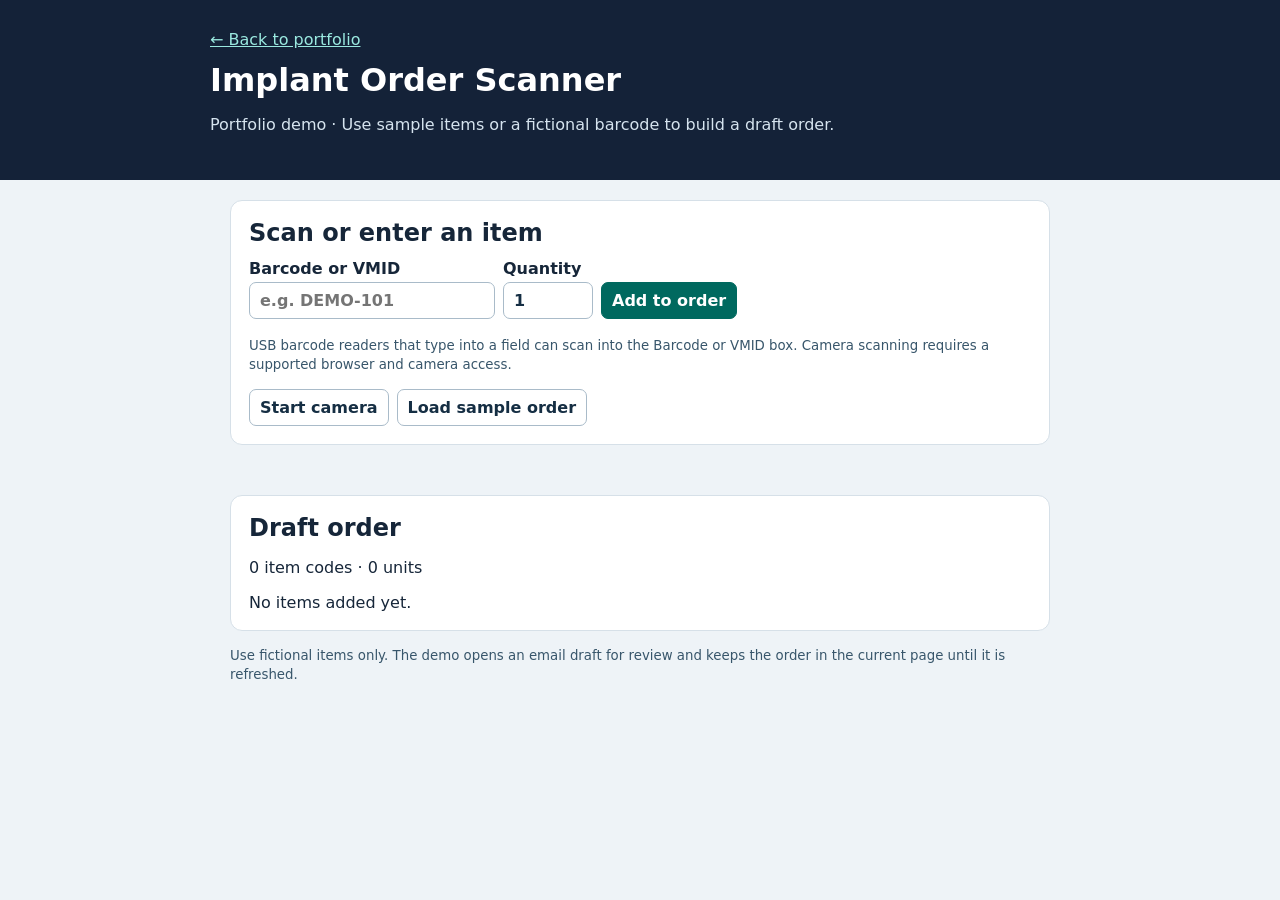
<file: projects/implant-order-scanner.html>
<!doctype html>
<html lang="en">
<head>
<meta charset="utf-8"><meta name="viewport" content="width=device-width,initial-scale=1">
<title>Implant Order Scanner | Mina Nazari</title>
<style>
*{box-sizing:border-box}body{margin:0;background:#eef3f7;color:#162639;font:16px system-ui,sans-serif}header{background:#142238;color:white;padding:30px 20px}header>div,main{max-width:860px;margin:auto}header a{color:#9ae9e0}header p{color:#d6e4ef}h1{margin:12px 0}main{padding:20px}section{background:white;border:1px solid #d6e0e8;border-radius:12px;padding:18px;margin-bottom:14px}h2{margin:0 0 12px}.row{display:flex;gap:8px;flex-wrap:wrap;align-items:end}label{display:grid;gap:4px;font-weight:650}input,button,a.button{font:inherit;border:1px solid #a9bbc9;border-radius:7px;padding:8px 10px;background:white;color:#152e43}button,a.button{cursor:pointer;font-weight:650}a.button{text-decoration:none}.primary{background:#00695f;color:white;border-color:#00695f}input[type=number]{width:90px}video{display:block;max-width:100%;max-height:260px;margin:10px 0;background:#142238}[hidden]{display:none!important}table{border-collapse:collapse;width:100%;text-align:left}th,td{border-bottom:1px solid #d6e0e8;padding:9px 6px}.table{overflow:auto}small,#feedback{color:#38566b}#feedback{min-height:24px;margin-bottom:12px}
</style>
</head><body>
<header><div><a href="../index.html#work">← Back to portfolio</a><h1>Implant Order Scanner</h1><p>Portfolio demo · Use sample items or a fictional barcode to build a draft order.</p></div></header>
<main>
<section><h2>Scan or enter an item</h2>
<form id="add" class="row"><label>Barcode or VMID<input id="code" required maxlength="50" autocomplete="off" placeholder="e.g. DEMO-101"></label><label>Quantity<input id="quantity" type="number" min="1" max="999" value="1" required></label><button class="primary">Add to order</button></form>
<p><small>USB barcode readers that type into a field can scan into the Barcode or VMID box. Camera scanning requires a supported browser and camera access.</small></p>
<div class="row"><button id="camera">Start camera</button><button id="stop" hidden>Stop camera</button><button id="sample">Load sample order</button></div>
<video id="video" autoplay muted playsinline hidden></video>
</section>
<div id="feedback" role="status"></div>
<section><h2>Draft order</h2><p id="total"></p><div id="order"></div>
<div class="row" id="exports" hidden><button id="copy">Copy order</button><button id="csv">Export CSV</button><a class="button" id="email">Open email draft</a><button id="clear">Clear order</button></div>
</section><small>Use fictional items only. The demo opens an email draft for review and keeps the order in the current page until it is refreshed.</small>
</main><script>
'use strict';
const $=id=>document.getElementById(id);
const catalogue={'DEMO-101':'Cortical screw','DEMO-202':'Locking screw','DEMO-303':'Small plate'};
const order=new Map();
const status=message=>{$('feedback').textContent=message};
function description(code){return Object.hasOwn(catalogue,code)?catalogue[code]:'Demo item'}
function add(code,quantity){
 code=code.trim().toUpperCase();
 if(!/^[A-Z0-9][A-Z0-9._/+:-]{0,49}$/.test(code)||!Number.isInteger(quantity)||quantity<1||quantity>999){status('Enter a valid item code and a quantity from 1 to 999.');return false}
 const next=(order.get(code)||0)+quantity;
 if(next>999){status('The total for an item cannot exceed 999.');return false}
 order.set(code,next);render();status(code+' added to the draft order.');return true
}
const summary=()=>['Implant order demo',...Array.from(order,([code,q])=>code+' | '+description(code)+' | Qty '+q)].join('\n');
function render(){
 $('order').replaceChildren();
 $('total').textContent=order.size+' item codes · '+[...order.values()].reduce((a,b)=>a+b,0)+' units';
 $('exports').hidden=!order.size;
 if(!order.size){$('order').textContent='No items added yet.';return}
 const table=document.createElement('table'), header=table.createTHead().insertRow(), body=table.createTBody();
 for(const name of ['VMID / barcode','Description','Quantity','Action']){const th=document.createElement('th');th.scope='col';th.textContent=name;header.append(th)}
 for(const [code,q] of order){
  const row=body.insertRow();row.insertCell().textContent=code;row.insertCell().textContent=description(code);
  const input=document.createElement('input');input.type='number';input.min=1;input.max=999;input.value=q;input.setAttribute('aria-label','Quantity for '+code);
  input.onchange=()=>{const next=input.valueAsNumber;if(!input.checkValidity()||!Number.isInteger(next)){input.value=q;status('Enter a quantity from 1 to 999.');return}order.set(code,next);render();status('Quantity updated for '+code+'.')};
  row.insertCell().append(input);const remove=document.createElement('button');remove.textContent='Remove';remove.setAttribute('aria-label','Remove '+code);remove.onclick=()=>{order.delete(code);render();status(code+' removed.')};row.insertCell().append(remove)
 }
 const wrap=document.createElement('div');wrap.className='table';wrap.append(table);$('order').append(wrap);
 $('email').href='mailto:?subject='+encodeURIComponent('Implant order demo')+'&body='+encodeURIComponent(summary())
}
$('add').onsubmit=e=>{e.preventDefault();if(add($('code').value,$('quantity').valueAsNumber)){$('code').value='';$('quantity').value=1;$('code').focus()}};
$('sample').onclick=()=>{if(order.size&&!confirm('Replace the current draft with sample items?'))return;order.clear();order.set('DEMO-101',2);order.set('DEMO-202',3);order.set('DEMO-303',1);render();status('Sample order loaded. You can edit quantities or remove items.')};
$('clear').onclick=()=>{if(confirm('Clear this draft order?')){order.clear();render();status('Draft cleared.')}};
$('copy').onclick=async()=>{try{await navigator.clipboard.writeText(summary());status('Draft copied.')}catch{status('Clipboard access unavailable. Use Export CSV or Open email draft.')}};
$('csv').onclick=()=>{const csv=['VMID,Description,Quantity',...Array.from(order,([code,q])=>code+','+description(code)+','+q)].join('\r\n');const url=URL.createObjectURL(new Blob([csv],{type:'text/csv;charset=utf-8'}));const a=document.createElement('a');a.href=url;a.download='implant-order-demo.csv';a.click();setTimeout(()=>URL.revokeObjectURL(url),1000);status('CSV exported.')};
let stream=null;
function stop(){
 if(stream)stream.getTracks().forEach(track=>track.stop());
 stream=null;$('video').srcObject=null;$('video').hidden=true;$('stop').hidden=true;$('camera').disabled=false
}
$('stop').onclick=()=>{stop();status('Camera stopped.')};
$('camera').onclick=async()=>{
 if(!('BarcodeDetector' in window)||!navigator.mediaDevices?.getUserMedia){status('Camera barcode scanning is unavailable in this browser. Try manual entry, a USB scanner, or the sample order.');return}
 $('camera').disabled=true;
 try{
  const detector=new window.BarcodeDetector();
  stream=await navigator.mediaDevices.getUserMedia({video:{facingMode:{ideal:'environment'}},audio:false});
  const active=stream;
  $('video').srcObject=stream;$('video').hidden=false;$('stop').hidden=false;status('Point the camera at a fictional barcode.');
  async function scan(){
   if(stream!==active)return;
   try{
    if($('video').readyState>=2){
     const [match]=await detector.detect($('video'));
     if(stream!==active)return;
     if(match){stop();$('code').value=match.rawValue;$('quantity').focus();status('Barcode captured. Enter the quantity and select Add to order.');return}
    }
    setTimeout(scan,160)
   }catch{if(stream===active){stop();status('The barcode could not be read. Try manual entry or the sample order.')}}
  }
  scan()
 }catch{stop();status('Camera access was unavailable. Try manual entry or the sample order.')}
};
window.addEventListener('pagehide',stop);render();
</script></body></html>
</file>
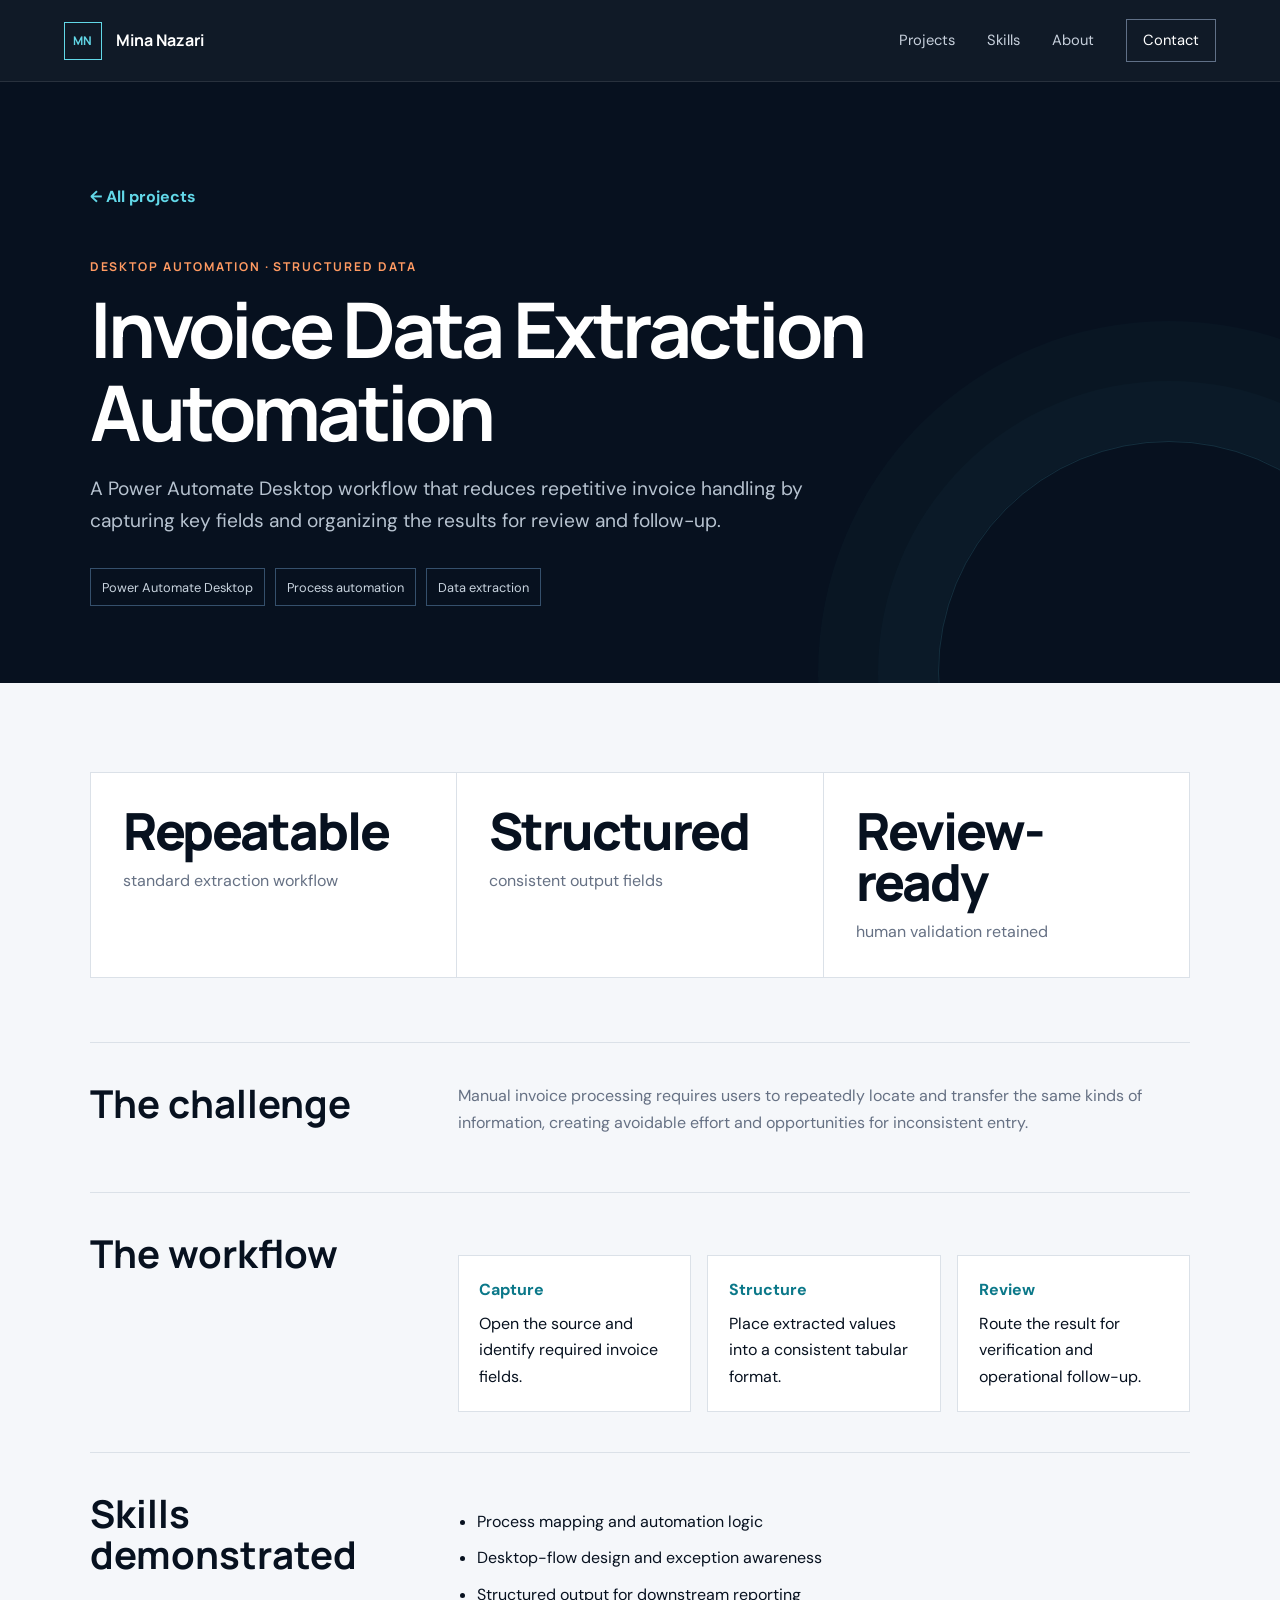
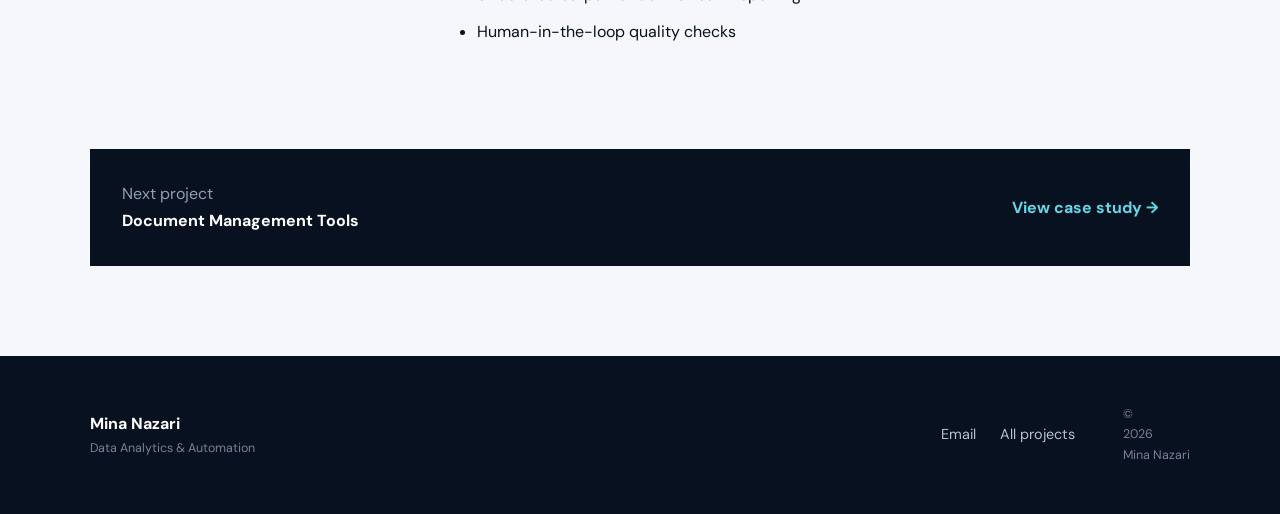
<file: projects/invoice-automation.html>
<!doctype html><html lang="en"><head><meta charset="utf-8"><meta name="viewport" content="width=device-width,initial-scale=1"><meta name="description" content="Invoice Data Extraction Automation case study by Mina Nazari."><title>Invoice Data Extraction | Mina Nazari</title><link rel="preconnect" href="https://fonts.googleapis.com"><link rel="preconnect" href="https://fonts.gstatic.com" crossorigin><link href="https://fonts.googleapis.com/css2?family=DM+Sans:wght@400;500;600;700&family=Manrope:wght@500;600;700;800&display=swap" rel="stylesheet"><link rel="stylesheet" href="../styles.css"></head>
<body class="project-page"><a class="skip-link" href="#main">Skip to content</a><header class="site-header"><a class="brand" href="../index.html"><span class="brand-mark">MN</span><span>Mina Nazari</span></a><button class="menu-button" aria-expanded="false" aria-controls="primary-nav">Menu</button><nav id="primary-nav"><a href="../index.html#work">Projects</a><a href="../index.html#skills">Skills</a><a href="../index.html#about">About</a><a class="nav-cta" href="mailto:minanazari@gmail.com">Contact</a></nav></header>
<main id="main"><section class="project-hero"><a class="back-link" href="../index.html#work">← All projects</a><p class="project-kicker">Desktop automation · Structured data</p><h1>Invoice Data Extraction Automation</h1><p class="project-summary">A Power Automate Desktop workflow that reduces repetitive invoice handling by capturing key fields and organizing the results for review and follow-up.</p><div class="project-tags"><span>Power Automate Desktop</span><span>Process automation</span><span>Data extraction</span></div></section>
<div class="case-body"><section class="metric-row"><div class="metric"><strong>Repeatable</strong><span>standard extraction workflow</span></div><div class="metric"><strong>Structured</strong><span>consistent output fields</span></div><div class="metric"><strong>Review-ready</strong><span>human validation retained</span></div></section>
<section class="case-grid"><h2>The challenge</h2><div class="case-copy"><p>Manual invoice processing requires users to repeatedly locate and transfer the same kinds of information, creating avoidable effort and opportunities for inconsistent entry.</p></div></section>
<section class="case-grid"><h2>The workflow</h2><div class="case-copy"><div class="process-steps"><div><strong>Capture</strong>Open the source and identify required invoice fields.</div><div><strong>Structure</strong>Place extracted values into a consistent tabular format.</div><div><strong>Review</strong>Route the result for verification and operational follow-up.</div></div></div></section>
<section class="case-grid"><h2>Skills demonstrated</h2><div class="case-copy"><ul><li>Process mapping and automation logic</li><li>Desktop-flow design and exception awareness</li><li>Structured output for downstream reporting</li><li>Human-in-the-loop quality checks</li></ul></div></section>
<div class="next-project"><div><p>Next project</p><strong>Document Management Tools</strong></div><a href="document-management.html">View case study →</a></div></div></main><footer class="project-footer"><div><strong>Mina Nazari</strong><span>Data Analytics & Automation</span></div><div class="footer-links"><a href="mailto:minanazari@gmail.com">Email</a><a href="../index.html#work">All projects</a></div><p>© <span id="year"></span> Mina Nazari</p></footer><script src="../script.js"></script></body></html>
</file>
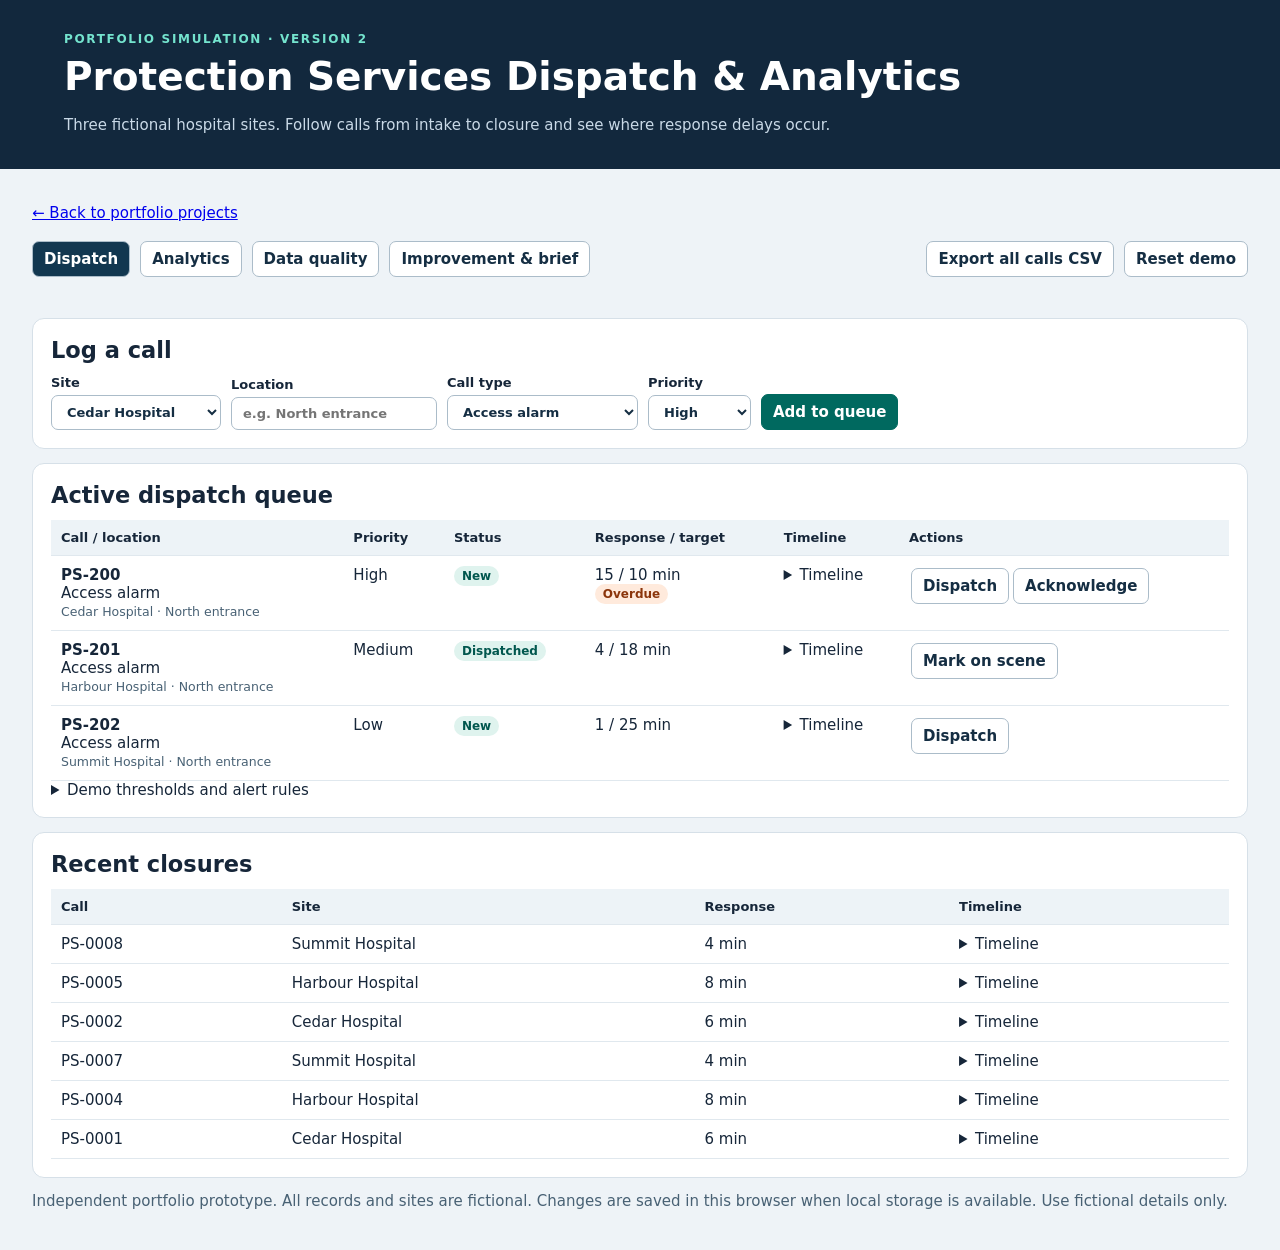
<file: projects/protection-services-dispatch.html>
<!doctype html><html lang="en"><meta charset="utf-8"><meta name="viewport" content="width=device-width, initial-scale=1"><title>Protection Services Dispatch & Analytics</title>
<style>
*{box-sizing:border-box}body{margin:0;background:#eef3f7;color:#162639;font:15px system-ui,sans-serif}header{background:#12283d;color:white;padding:32px max(5vw,16px)}h1{font-size:clamp(24px,4vw,39px);margin:8px 0}h2{margin:0 0 12px}h3{margin:0 0 8px}p{line-height:1.55}header p{color:#c9d9e7;margin-bottom:0}.eyebrow{letter-spacing:.14em;font-size:12px;font-weight:800;color:#74e4ce}main{max-width:1280px;margin:auto;padding:18px clamp(12px,3vw,32px) 40px}nav,.row,form{display:flex;align-items:end;gap:10px;flex-wrap:wrap}nav{margin-bottom:18px}nav button[aria-current=true]{background:#123750;color:white}button,input,select{font:inherit;border:1px solid #abbcc9;border-radius:7px;padding:8px 11px;background:white;color:#152e43}button{cursor:pointer;font-weight:650}button:hover{border-color:#087b73}button.primary{background:#00695f;color:white;border-color:#00695f}button:disabled{opacity:.55;cursor:default}label{display:grid;gap:5px;font-size:13px;font-weight:650}input,select{min-width:0;max-width:100%}section,.card{background:white;border:1px solid #d6e0e8;border-radius:12px;padding:18px;margin-bottom:14px}.cards{display:grid;grid-template-columns:repeat(auto-fit,minmax(150px,1fr));gap:10px}.metric{font-size:27px;font-weight:780;margin-top:5px}.muted,small{color:#486174}.table{overflow:auto}table{width:100%;border-collapse:collapse;text-align:left}th,td{padding:10px;border-bottom:1px solid #e0e8ee;vertical-align:top}th{background:#edf3f7;font-size:13px}td button{margin:2px}.tag{display:inline-block;border-radius:12px;padding:3px 8px;background:#dff3ee;color:#00574e;font-size:12px;font-weight:750}.alert{background:#ffeadc;color:#8b350b}.banner{background:#e1f4f0;border-left:4px solid #08796c;padding:10px 14px;margin:12px 0}.spacer{flex:1}summary{cursor:pointer}.bars{min-width:120px;display:flex;height:9px;background:#edf3f7;margin-top:6px;border-radius:8px;overflow:hidden}.wait{background:#e59453}.travel{background:#08796c}[hidden]{display:none!important}footer{color:#486174}#feedback{min-height:23px;color:#00695f;font-weight:650} @media print{header,nav,footer,#feedback,button{display:none!important}body{background:white}section{border:0}}
</style>
<header><div class="eyebrow">PORTFOLIO SIMULATION · VERSION 2</div><h1>Protection Services Dispatch & Analytics</h1><p>Three fictional hospital sites. Follow calls from intake to closure and see where response delays occur.</p></header>
<main>
<p><a href="../index.html#work">← Back to portfolio projects</a></p>
<nav aria-label="Workspace"><button data-view="dispatch">Dispatch</button><button data-view="analytics">Analytics</button><button data-view="quality">Data quality</button><button data-view="improve">Improvement & brief</button><span class="spacer"></span><button id="csv">Export all calls CSV</button><button id="reset">Reset demo</button></nav>
<div id="feedback" role="status"></div>
<div id="dispatch" class="view">
<section><h2>Log a call</h2><form id="intake">
<label>Site<select name="site" required></select></label>
<label>Location<input name="location" placeholder="e.g. North entrance" required maxlength="60"></label>
<label>Call type<select name="type"><option>Access alarm</option><option>Staff safety request</option><option>Patrol request</option></select></label>
<label>Priority<select name="priority"></select></label>
<button class="primary">Add to queue</button></form></section>
<section><h2>Active dispatch queue</h2><div id="queue"></div><details><summary>Demo thresholds and alert rules</summary><p class="muted">Minutes from call receipt to arrival. Active calls without an arrival flag when elapsed time exceeds the target. Acknowledging records review and leaves the overdue flag visible until arrival.</p><form id="targets"></form></details></section>
<section><h2>Recent closures</h2><div id="recent"></div></section>
</div>
<div id="analytics" class="view" hidden>
<section><h2>Response performance</h2><div class="row" id="filters"></div><p class="muted">Response runs from receipt to arrival. Time metrics use valid arrivals, including calls still on scene. Targets are configurable demo values.</p><button id="scenario">Show overnight high-priority calls</button></section>
<div class="cards" id="metrics"></div>
<section><h2>Benchmark by site</h2><p class="muted">Bars show average minutes by phase on a shared scale. Orange = receipt to dispatch. Teal = dispatch to arrival. The median is calculated separately from total response times.</p><div id="benchmark"></div></section>
</div>
<div id="quality" class="view" hidden><section><h2>Data quality review</h2><p>Review duplicate call IDs, missing required timestamps, and timestamps out of sequence. The first record for each ID is retained as the original. Calls awaiting arrival remain pending.</p><div id="issues"></div></section></div>
<div id="improve" class="view" hidden>
<section><h2>Improvement tracker</h2><form id="action">
<label>Action<input name="title" maxlength="100" required></label><label>Owner<input name="owner" maxlength="50" required></label><label>Due date<input name="due" type="date" required></label><label>Success measure<input name="measure" maxlength="100" required></label><button class="primary">Add action</button>
</form><div id="actions"></div></section>
<section><h2>Executive brief</h2><div id="brief"></div><button id="print">Print / Save PDF</button></section>
</div>
<footer>Independent portfolio prototype. All records and sites are fictional. Changes are saved in this browser when local storage is available. Use fictional details only.</footer></main>
<script>
'use strict';
const sites=['Cedar Hospital','Harbour Hospital','Summit Hospital'];
const priorities=['High','Medium','Low'];
const shifts=['Day','Evening','Overnight'];
const stages=['New','Dispatched','On Scene','Closed'];
const pilot='Overnight call routing pilot';
const minute=60000, day=1440*minute;
const key='protection-dispatch-v2-1';
const $=id=>document.getElementById(id);
const safe=value=>String(value??'').replace(/[&<>"']/g,c=>({'&':'&amp;','<':'&lt;','>':'&gt;','"':'&quot;',"'":'&#39;'}[c]));
const when=t=>t==null?'—':new Date(t).toLocaleString([], {month:'short',day:'numeric',hour:'2-digit',minute:'2-digit',second:'2-digit'});
const shift=t=>{const hour=new Date(t).getHours();return hour>=7&&hour<15?'Day':hour>=15&&hour<23?'Evening':'Overnight'};
const today=()=>new Date().toISOString().slice(0,10);
function seed(){
 const calls=[];const now=Date.now();
 for(let d=1;d<=14;d++) for(let s=0;s<sites.length;s++) for(let h=0;h<3;h++){
  const date=new Date(now);date.setDate(date.getDate()-d);date.setHours([9,17,2][h],(s*7+d)%60,0,0);
  const received=+date, pre=d>7, priority=h===2?'High':priorities[(d+h+s)%3];
  const wait=s===1&&h===2?(pre?8:3)+d%3:1+(d+s)%3;
  const dispatched=received+wait*minute, arrived=dispatched+(3+(d+s)%3)*minute;
  calls.push({id:'PS-'+String(calls.length+1).padStart(4,'0'),site:sites[s],location:['Main entrance','East lobby','Service entrance'][s],type:['Staff safety request','Patrol request','Access alarm'][h],priority,received,dispatched,arrived,closed:arrived+4*minute,status:'Closed',period:pre?'Baseline':'Pilot'});
 }
 calls.push({...calls[0]},{...calls[1],id:'DQ-01',arrived:null},{...calls[2],id:'DQ-02',arrived:calls[2].dispatched-minute});
 for(let i=0;i<3;i++){const received=now-[15,4,1][i]*minute;calls.push({id:'PS-'+(200+i),site:sites[i],location:'North entrance',type:'Access alarm',priority:priorities[i],received,dispatched:i===1?received+minute:null,status:i===1?'Dispatched':'New'});}
 return {calls,targets:{High:10,Medium:18,Low:25},actions:[{title:pilot,owner:'Dispatch Lead',due:new Date(now+7*day).toISOString().slice(0,10),measure:'Bring median receipt-to-dispatch time to 5 minutes or less for Harbour overnight high-priority calls.',status:'In progress'}],next:300};
}
function load(){try{return JSON.parse(localStorage.getItem(key))||seed()}catch{return seed()}}
let state=load(), current='dispatch';
function save(message){try{localStorage.setItem(key,JSON.stringify(state))}catch{message+=' Browser storage unavailable. Changes last for this session.'}$('feedback').textContent=message;render()}
function options(values){return values.map(v=>'<option>'+safe(v)+'</option>').join('')}
$('intake').site.innerHTML=options(sites);$('intake').priority.innerHTML=options(priorities);
const filters=[['site','Site',sites],['shift','Shift',shifts],['priority','Priority',priorities],['period','Period',['Baseline','Pilot','Live demo']]];
$('filters').innerHTML=filters.map(([id,label,values])=>'<label>'+label+'<select id="f-'+id+'"><option value="">All</option>'+options(values)+'</select></label>').join('');
$('filters').addEventListener('change',render);
function classify(){
 const seen=new Set();
 return state.calls.map(c=>{
  const issues=[];
  if(seen.has(c.id))issues.push('Duplicate call ID');
  seen.add(c.id);
  const required=['received','dispatched','arrived','closed'].slice(0,stages.indexOf(c.status)+1);
  const times=required.map(field=>c[field]);
  if(times.some(t=>!Number.isFinite(t)))issues.push('Missing required timestamp');
  if(times.some((t,i)=>i&&Number.isFinite(t)&&Number.isFinite(times[i-1])&&t<times[i-1]))issues.push('Timestamps out of sequence');
  return {c,issues};
 });
}
const duration=(a,b)=>(b-a)/minute;
const total=c=>duration(c.received,c.arrived);
const mean=values=>values.length?values.reduce((a,b)=>a+b,0)/values.length:null;
function median(values){const sorted=[...values].sort((a,b)=>a-b), middle=Math.floor(sorted.length/2);return sorted.length?(sorted[middle]+sorted[Math.floor((sorted.length-1)/2)])/2:null}
const fmt=n=>n==null?'—':Number(n.toFixed(1)).toString();
const stats=calls=>({count:calls.length,total:median(calls.map(total)),wait:mean(calls.map(c=>duration(c.received,c.dispatched))),travel:mean(calls.map(c=>duration(c.dispatched,c.arrived))),hit:calls.length?Math.round(100*calls.filter(c=>total(c)<=state.targets[c.priority]).length/calls.length):null});
function table(headers,rows,empty='No matching records.'){
 return rows.length?'<div class="table"><table><thead><tr>'+headers.map(h=>'<th scope="col">'+h+'</th>').join('')+'</tr></thead><tbody>'+rows.map(row=>'<tr>'+row.map(v=>'<td>'+v+'</td>').join('')+'</tr>').join('')+'</tbody></table></div>':'<p class="muted">'+empty+'</p>';
}
function overdue(c){return !c.arrived&&c.status!=='Closed'&&duration(c.received,Date.now())>state.targets[c.priority]}
function button(label,kind,id){return '<button data-'+kind+'="'+safe(id)+'">'+label+'</button>'}
function timeline(c){return '<details><summary>Timeline</summary>'+[['Received',c.received],['Dispatched',c.dispatched],['On scene',c.arrived],['Closed',c.closed],['Alert reviewed',c.ack]].filter(([,v])=>v!=null).map(([l,v])=>'<div>'+l+' · '+safe(when(v))+'</div>').join('')+'</details>'}
function render(){
 const records=classify(), clean=records.filter(r=>!r.issues.length).map(r=>r.c);
 const active=clean.filter(c=>c.status!=='Closed').sort((a,b)=>priorities.indexOf(a.priority)-priorities.indexOf(b.priority)||a.received-b.received);
 $('queue').innerHTML=table(['Call / location','Priority','Status','Response / target','Timeline','Actions'],active.map(c=>[
  '<strong>'+safe(c.id)+'</strong><br>'+safe(c.type)+'<br><small>'+safe(c.site+' · '+c.location)+'</small>',
  safe(c.priority),'<span class="tag">'+safe(c.status)+'</span>',
  fmt(duration(c.received,c.arrived??Date.now()))+' / '+state.targets[c.priority]+' min'+(overdue(c)?'<br><span class="tag alert">'+(c.ack?'Overdue · reviewed':'Overdue')+'</span>':''),
  timeline(c),button(({New:'Dispatch',Dispatched:'Mark on scene','On Scene':'Close call'})[c.status],'advance',c.id)+(overdue(c)&&!c.ack?button('Acknowledge','ack',c.id):'')
 ]),'No active calls. Add a fictional call to begin.');
 $('recent').innerHTML=table(['Call','Site','Response','Timeline'],clean.filter(c=>c.status==='Closed').sort((a,b)=>b.closed-a.closed).slice(0,6).map(c=>[safe(c.id),safe(c.site),fmt(total(c))+' min',timeline(c)]));
 const filtered=records.filter(({c})=>filters.every(([id])=>!$('f-'+id).value||$('f-'+id).value===(id==='shift'?shift(c.received):id==='period'?(c.period||'Live demo'):c[id])));
 const valid=filtered.filter(r=>!r.issues.length), arrived=valid.map(r=>r.c).filter(c=>c.arrived!=null), all=stats(arrived);
 $('metrics').innerHTML=[['Valid calls',valid.length],['Median response',all.total==null?'—':fmt(all.total)+' min'],['Within demo target',all.hit==null?'—':all.hit+'%'],['Valid arrivals',all.count],['Quality exclusions',filtered.length-valid.length]].map(([label,value])=>'<div class="card"><small>'+label+'</small><div class="metric">'+value+'</div></div>').join('');
 const groups=sites.filter(s=>!$('f-site').value||s===$('f-site').value).map(s=>[s,stats(arrived.filter(c=>c.site===s)),valid.filter(r=>r.c.site===s).length]);
 const scale=Math.max(1,...groups.map(([,g])=>g.wait+g.travel));
 $('benchmark').innerHTML=table(['Site','Calls','Valid arrivals','Median response','Within target','Avg. dispatch wait / travel'],groups.map(([s,g,count])=>[s,count,g.count,fmt(g.total),g.hit==null?'—':g.hit+'%',g.count?fmt(g.wait)+' / '+fmt(g.travel)+' min<div class="bars" aria-hidden="true"><span class="wait" style="width:'+100*g.wait/scale+'%"></span><span class="travel" style="width:'+100*g.travel/scale+'%"></span></div>':'—']));
 const bad=records.filter(r=>r.issues.length);
 $('issues').innerHTML='<p class="banner">'+bad.length+' of '+records.length+' source rows flagged. Flagged rows are excluded from operational metrics and retained in the CSV for review.</p>'+table(['Call ID','Site','Issue','Timeline'],bad.map(({c,issues})=>[safe(c.id),safe(c.site),safe(issues.join(', ')),timeline(c)]));
 $('actions').innerHTML=table(['Action','Owner','Due','Success measure','Status'],state.actions.map((a,i)=>[safe(a.title),safe(a.owner),safe(a.due),safe(a.measure),'<select aria-label="Status for '+safe(a.title)+'" data-action="'+i+'">'+['Planned','In progress','Complete'].map(s=>'<option'+(s===a.status?' selected':'')+'>'+s+'</option>').join('')+'</select>']));
 const cohort=clean.filter(c=>c.site==='Harbour Hospital'&&c.priority==='High'&&shift(c.received)==='Overnight'&&c.arrived!=null);
 const phases=['Baseline','Pilot'].map(p=>{const calls=cohort.filter(c=>c.period===p);return [p,calls.length,fmt(median(calls.map(c=>duration(c.received,c.dispatched))))+' min',fmt(stats(calls).total)+' min']});
 $('brief').innerHTML='<h3>Harbour Hospital overnight dispatch pilot</h3><p><strong>Finding.</strong> In the fictional baseline, high-priority calls spent more time waiting for dispatch than travelling to the scene on average.</p>'+table(['Simulated period','Valid arrivals','Median dispatch wait','Median response'],phases)+'<p><strong>Action.</strong> Test a single overnight routing queue. Review call volume and median dispatch wait weekly. Demo success measure is 5 minutes or less.</p><p class="muted">This comparison describes a simulated pilot. Call mix, staffing and site layout would need review before interpreting changes in a real service.</p>';
}
function view(id){
 current=id;document.querySelectorAll('.view').forEach(el=>el.hidden=el.id!==id);
 document.querySelectorAll('[data-view]').forEach(b=>b.setAttribute('aria-current',String(b.dataset.view===id)));
}
document.querySelector('nav').addEventListener('click',e=>{if(e.target.dataset.view)view(e.target.dataset.view)});
$('scenario').onclick=()=>{for(const [id] of filters)$('f-'+id).value='';$('f-shift').value='Overnight';$('f-priority').value='High';$('f-period').value='Baseline';render()};
$('intake').onsubmit=e=>{
 e.preventDefault();const values=Object.fromEntries(new FormData(e.target));values.location=values.location.trim();if(!values.location){$('feedback').textContent='Enter a fictional location.';return}
 const id='PS-'+String(state.next++).padStart(4,'0');
 state.calls.push({...values,id,status:'New',received:Date.now(),period:'Live demo'});e.target.reset();save(id+' added to the queue.');
};
function targetForm(){
 $('targets').innerHTML=priorities.map(p=>'<label>'+p+' (minutes)<input name="'+p+'" type="number" min="1" max="240" required value="'+state.targets[p]+'"></label>').join('')+'<button>Save thresholds</button>';
}
$('targets').onsubmit=e=>{e.preventDefault();for(const [p,v] of new FormData(e.target))state.targets[p]=Number(v);save('Demo thresholds updated.')};
$('queue').onclick=e=>{
 const {advance,ack}=e.target.dataset;if(!advance&&!ack)return;
 const c=state.calls.find(c=>c.id===(advance||ack));if(!c)return;
 if(ack&&overdue(c)&&!c.ack){c.ack=Date.now();save(c.id+' alert acknowledged.');return}
 if(advance){const next=stages.indexOf(c.status)+1;if(next>=stages.length)return;c[['received','dispatched','arrived','closed'][next]]=Date.now();c.status=stages[next];save(c.id+' moved to '+c.status+'.')}
};
$('action').onsubmit=e=>{
 e.preventDefault();const fields=Object.fromEntries(new FormData(e.target));
 for(const field of ['title','owner','measure'])fields[field]=fields[field].trim();
 if(!fields.title||!fields.owner||!fields.measure){$('feedback').textContent='Complete the action, owner and success measure.';return}
 state.actions.push({...fields,status:'Planned'});e.target.reset();save('Improvement action added.');
};
$('actions').onchange=e=>{const i=e.target.dataset.action;if(i!==undefined){state.actions[i].status=e.target.value;save('Action status updated.');$('actions').querySelector('[data-action="'+i+'"]').focus()}};
$('reset').onclick=()=>{if(!confirm('Restore the sample records and remove your demo changes?'))return;state=seed();$('intake').reset();$('action').reset();for(const [id] of filters)$('f-'+id).value='';targetForm();view('dispatch');save('Sample data restored.')};
$('print').onclick=()=>window.print();
const iso=t=>Number.isFinite(t)?new Date(t).toISOString():'';
function csvCell(v){let raw=String(v??'');if(/^[\s]*[=+\-@]/.test(raw)&&typeof v==='string')raw="'"+raw;return '"'+raw.replaceAll('"','""')+'"'}
$('csv').onclick=()=>{
 const rows=[['Call ID','Site','Location','Type','Priority','Shift (local)','Period','Status','Received UTC','Dispatched UTC','Arrival UTC','Closed UTC','Alert acknowledged UTC','Dispatch wait minutes','Travel minutes','Total response minutes','Target minutes','Data quality issue']];
 for(const {c,issues} of classify()){
  const valid=!issues.length, arrived=valid&&c.arrived!=null;
  rows.push([c.id,c.site,c.location,c.type,c.priority,shift(c.received),c.period||'Live demo',c.status,...[c.received,c.dispatched,c.arrived,c.closed,c.ack].map(iso),valid&&c.dispatched!=null?Number(duration(c.received,c.dispatched).toFixed(3)):'',arrived?Number(duration(c.dispatched,c.arrived).toFixed(3)):'',arrived?Number(total(c).toFixed(3)):'',state.targets[c.priority],issues.join('; ')]);
 }
 const url=URL.createObjectURL(new Blob(['\ufeff'+rows.map(row=>row.map(csvCell).join(',')).join('\r\n')],{type:'text/csv;charset=utf-8'}));
 const a=document.createElement('a');a.href=url;a.download='protection-services-dispatch-'+today()+'.csv';a.click();setTimeout(()=>URL.revokeObjectURL(url),1000);
 $('feedback').textContent='CSV exported with '+state.calls.length+' source rows.';
};
view('dispatch');targetForm();render();
setInterval(()=>{if(current==='dispatch'&&!$('queue').contains(document.activeElement)&&!$('queue').querySelector('details[open]'))render()},15000);
</script></html>
</file>
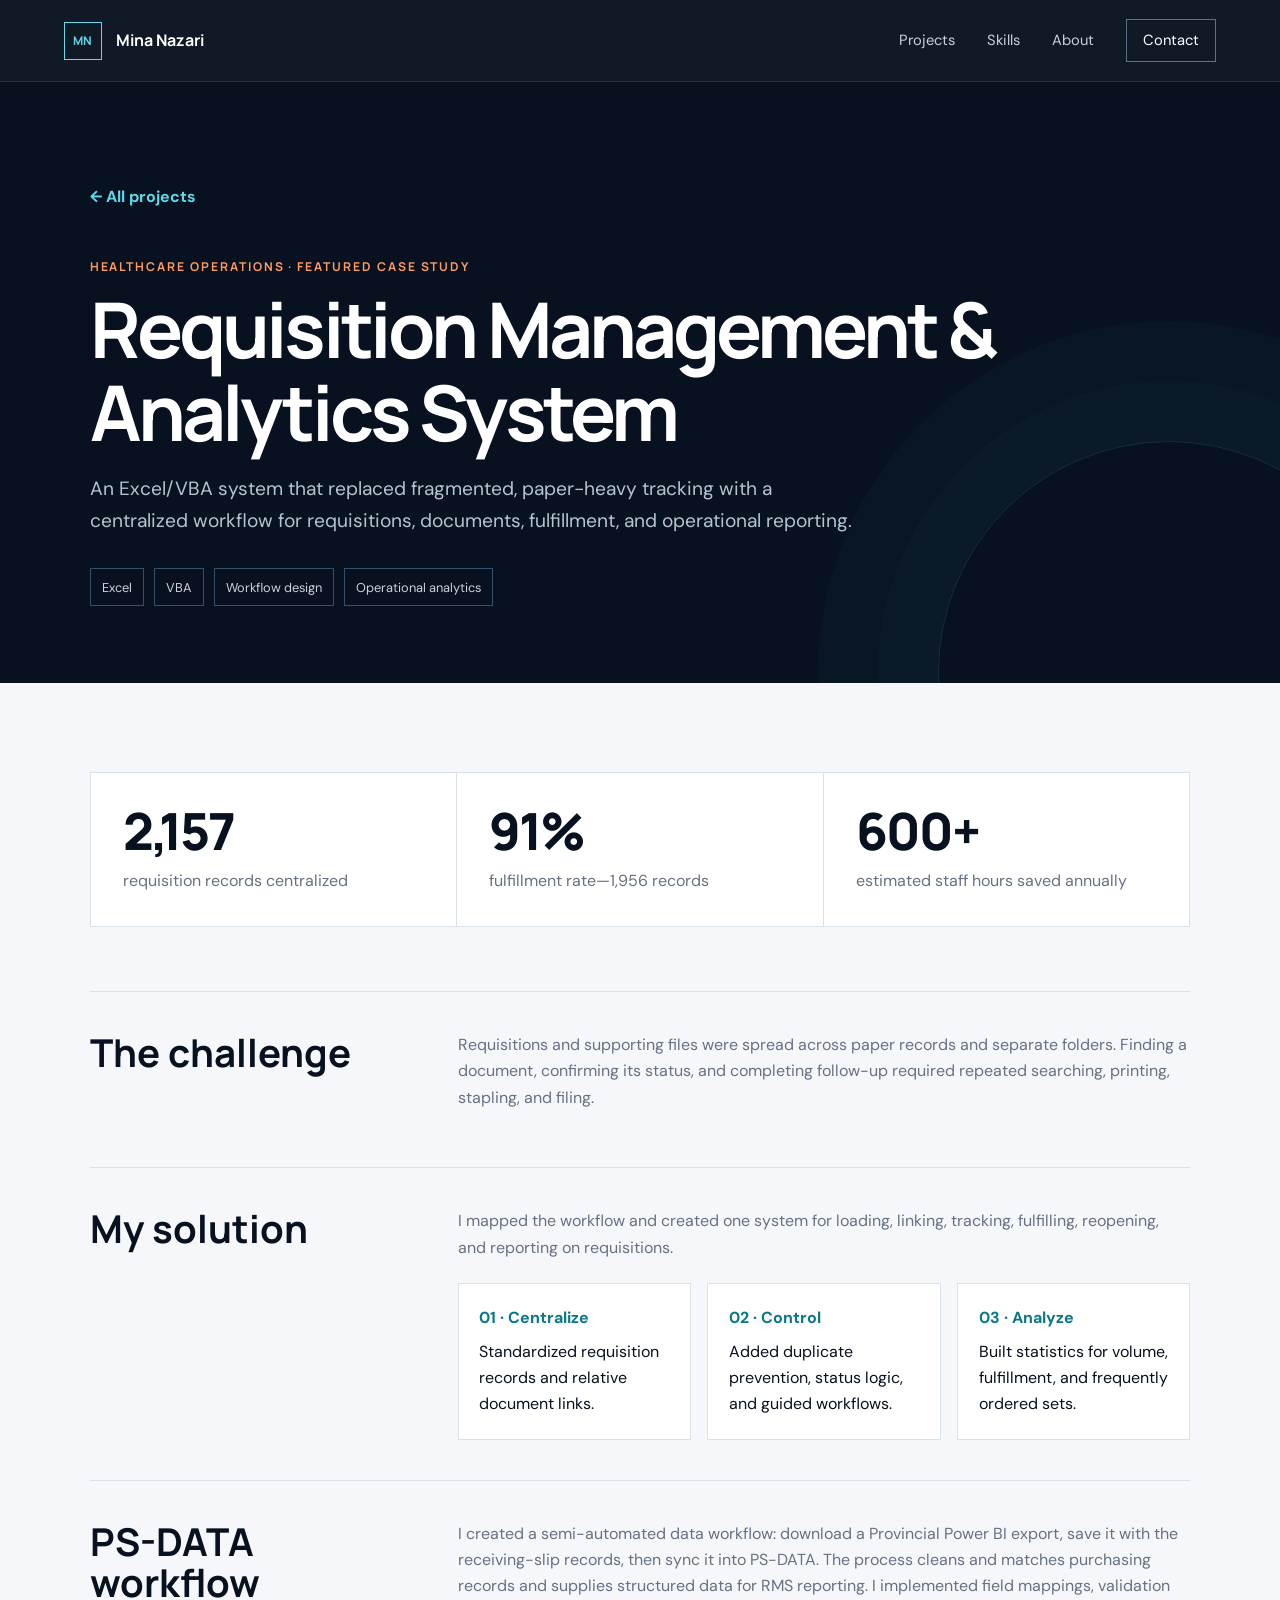
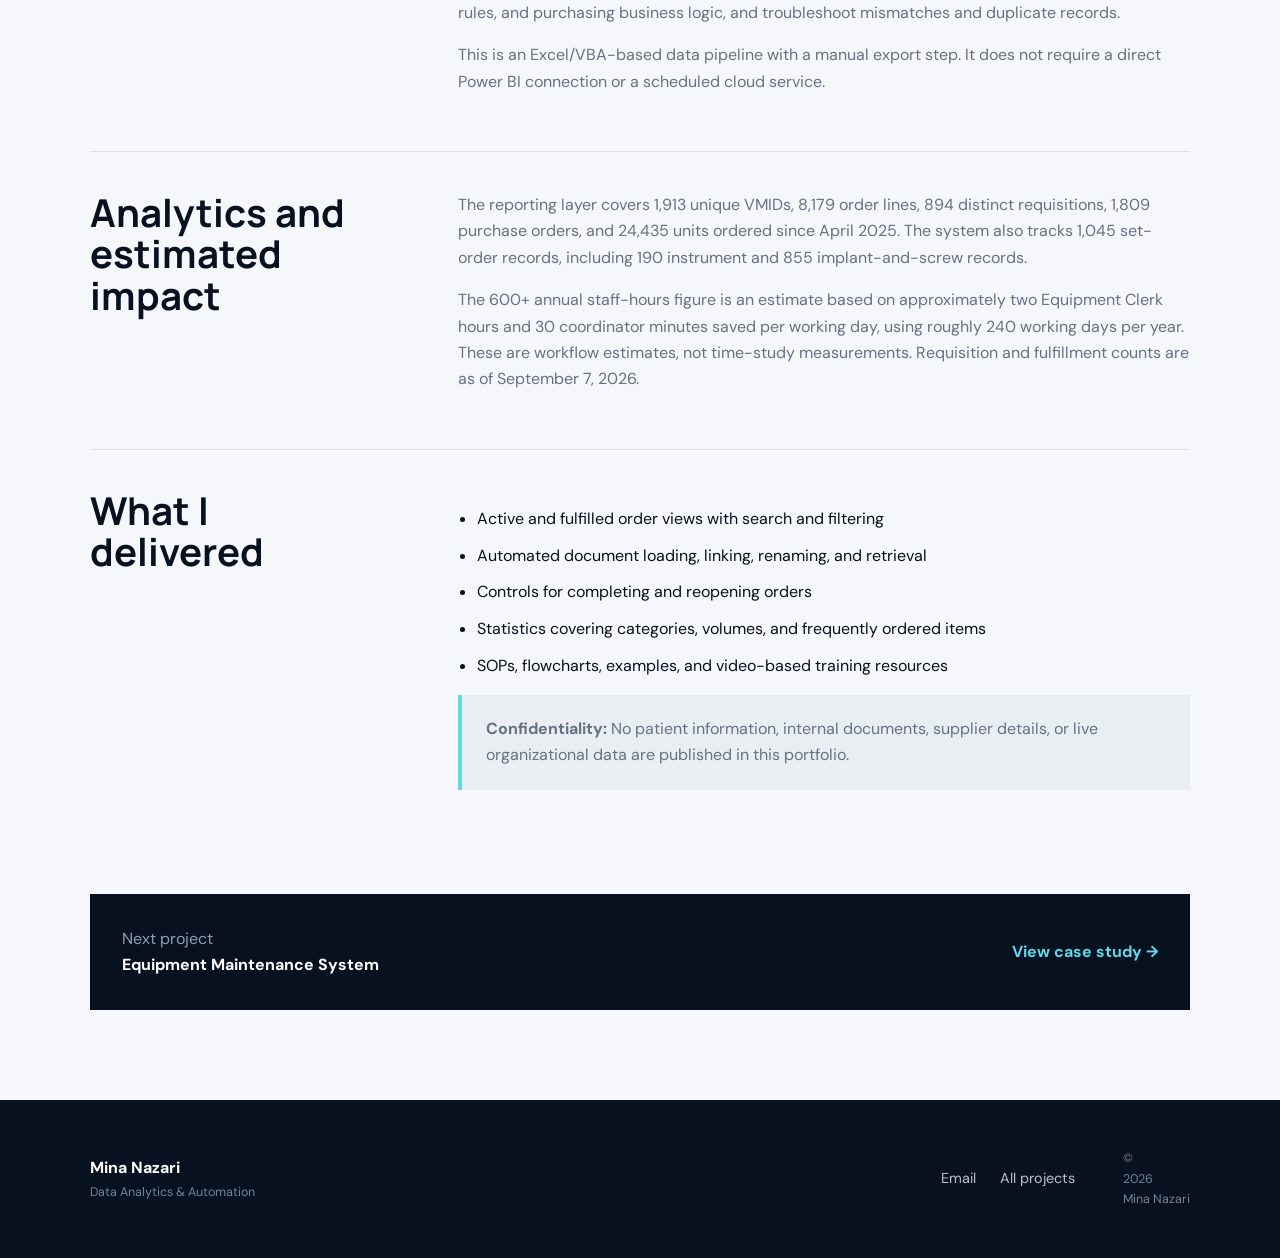
<file: projects/requisition-management.html>
<!doctype html><html lang="en"><head><meta charset="utf-8"><meta name="viewport" content="width=device-width,initial-scale=1"><meta name="description" content="Requisition Management and Analytics System case study by Mina Nazari."><title>Requisition Management System | Mina Nazari</title><link rel="preconnect" href="https://fonts.googleapis.com"><link rel="preconnect" href="https://fonts.gstatic.com" crossorigin><link href="https://fonts.googleapis.com/css2?family=DM+Sans:wght@400;500;600;700&family=Manrope:wght@500;600;700;800&display=swap" rel="stylesheet"><link rel="stylesheet" href="../styles.css"></head>
<body class="project-page"><a class="skip-link" href="#main">Skip to content</a><header class="site-header"><a class="brand" href="../index.html"><span class="brand-mark">MN</span><span>Mina Nazari</span></a><button class="menu-button" aria-expanded="false" aria-controls="primary-nav">Menu</button><nav id="primary-nav" aria-label="Primary navigation"><a href="../index.html#work">Projects</a><a href="../index.html#skills">Skills</a><a href="../index.html#about">About</a><a class="nav-cta" href="mailto:minanazari@gmail.com">Contact</a></nav></header>
<main id="main"><section class="project-hero"><a class="back-link" href="../index.html#work">← All projects</a><p class="project-kicker">Healthcare operations · Featured case study</p><h1>Requisition Management & Analytics System</h1><p class="project-summary">An Excel/VBA system that replaced fragmented, paper-heavy tracking with a centralized workflow for requisitions, documents, fulfillment, and operational reporting.</p><div class="project-tags"><span>Excel</span><span>VBA</span><span>Workflow design</span><span>Operational analytics</span></div></section>
<div class="case-body"><section class="metric-row" aria-label="Project results"><div class="metric"><strong>2,157</strong><span>requisition records centralized</span></div><div class="metric"><strong>91%</strong><span>fulfillment rate—1,956 records</span></div><div class="metric"><strong>600+</strong><span>estimated staff hours saved annually</span></div></section>
<section class="case-grid"><h2>The challenge</h2><div class="case-copy"><p>Requisitions and supporting files were spread across paper records and separate folders. Finding a document, confirming its status, and completing follow-up required repeated searching, printing, stapling, and filing.</p></div></section>
<section class="case-grid"><h2>My solution</h2><div class="case-copy"><p>I mapped the workflow and created one system for loading, linking, tracking, fulfilling, reopening, and reporting on requisitions.</p><div class="process-steps"><div><strong>01 · Centralize</strong>Standardized requisition records and relative document links.</div><div><strong>02 · Control</strong>Added duplicate prevention, status logic, and guided workflows.</div><div><strong>03 · Analyze</strong>Built statistics for volume, fulfillment, and frequently ordered sets.</div></div></div></section>
<section class="case-grid"><h2>PS-DATA workflow</h2><div class="case-copy"><p>I created a semi-automated data workflow: download a Provincial Power BI export, save it with the receiving-slip records, then sync it into PS-DATA. The process cleans and matches purchasing records and supplies structured data for RMS reporting. I implemented field mappings, validation rules, and purchasing business logic, and troubleshoot mismatches and duplicate records.</p><p>This is an Excel/VBA-based data pipeline with a manual export step. It does not require a direct Power BI connection or a scheduled cloud service.</p></div></section>
<section class="case-grid"><h2>Analytics and estimated impact</h2><div class="case-copy"><p>The reporting layer covers 1,913 unique VMIDs, 8,179 order lines, 894 distinct requisitions, 1,809 purchase orders, and 24,435 units ordered since April 2025. The system also tracks 1,045 set-order records, including 190 instrument and 855 implant-and-screw records.</p><p>The 600+ annual staff-hours figure is an estimate based on approximately two Equipment Clerk hours and 30 coordinator minutes saved per working day, using roughly 240 working days per year. These are workflow estimates, not time-study measurements. Requisition and fulfillment counts are as of September 7, 2026.</p></div></section>
<section class="case-grid"><h2>What I delivered</h2><div class="case-copy"><ul><li>Active and fulfilled order views with search and filtering</li><li>Automated document loading, linking, renaming, and retrieval</li><li>Controls for completing and reopening orders</li><li>Statistics covering categories, volumes, and frequently ordered items</li><li>SOPs, flowcharts, examples, and video-based training resources</li></ul><p class="privacy-note"><strong>Confidentiality:</strong> No patient information, internal documents, supplier details, or live organizational data are published in this portfolio.</p></div></section>
<div class="next-project"><div><p>Next project</p><strong>Equipment Maintenance System</strong></div><a href="equipment-maintenance.html">View case study →</a></div></div></main>
<footer class="project-footer"><div><strong>Mina Nazari</strong><span>Data Analytics & Automation</span></div><div class="footer-links"><a href="mailto:minanazari@gmail.com">Email</a><a href="../index.html#work">All projects</a></div><p>© <span id="year"></span> Mina Nazari</p></footer><script src="../script.js"></script></body></html>
</file>
<file: styles.css>
:root{--ink:#07111f;--ink-2:#0c1b2e;--paper:#f5f7fa;--white:#fff;--cyan:#62d8e8;--orange:#ff9a62;--muted:#667184;--line:#dbe1e8;--display:"Manrope",sans-serif;--body:"DM Sans",sans-serif}
*{box-sizing:border-box}html{scroll-behavior:smooth}body{margin:0;background:var(--paper);color:var(--ink);font:400 1rem/1.65 var(--body);overflow-x:hidden}a{color:inherit}button{font:inherit}.skip-link{position:fixed;top:-80px;left:1rem;background:#fff;padding:.75rem 1rem;z-index:100}.skip-link:focus{top:1rem}.site-header{height:82px;display:flex;align-items:center;justify-content:space-between;padding:0 clamp(1.25rem,5vw,5.5rem);background:rgba(7,17,31,.96);color:#fff;position:sticky;top:0;z-index:20;border-bottom:1px solid rgba(255,255,255,.1)}.brand{display:flex;align-items:center;gap:.85rem;text-decoration:none;font-family:var(--display);font-weight:700}.brand-mark{display:grid;place-items:center;width:38px;height:38px;border:1px solid var(--cyan);color:var(--cyan);font-size:.75rem;letter-spacing:.08em}.site-header nav{display:flex;align-items:center;gap:2rem}.site-header nav a{text-decoration:none;font-size:.92rem;color:#c7d0dc}.site-header nav a:hover{color:#fff}.nav-cta{border:1px solid #607087;padding:.55rem 1rem;color:#fff!important}.menu-button{display:none;background:transparent;border:1px solid #617085;color:white;padding:.45rem .7rem}.hero{min-height:690px;padding:clamp(4rem,8vw,7.5rem) clamp(1.25rem,7vw,8rem);display:grid;grid-template-columns:minmax(0,1.25fr) minmax(310px,.58fr);gap:clamp(3rem,7vw,8rem);align-items:center;background:var(--ink);color:white;position:relative;isolation:isolate}.hero:before{content:"";position:absolute;inset:0;z-index:-1;background-image:linear-gradient(rgba(98,216,232,.045) 1px,transparent 1px),linear-gradient(90deg,rgba(98,216,232,.045) 1px,transparent 1px);background-size:40px 40px;mask-image:linear-gradient(90deg,#000,transparent)}.hero:after{content:"";position:absolute;width:460px;height:460px;border-radius:50%;border:1px solid rgba(98,216,232,.13);left:-230px;bottom:-270px;box-shadow:0 0 0 65px rgba(98,216,232,.025),0 0 0 130px rgba(98,216,232,.018);z-index:-1}.eyebrow{text-transform:uppercase;letter-spacing:.17em;font-weight:700;font-size:.74rem;color:#607087;margin:0 0 1.4rem}.hero .eyebrow{color:var(--cyan);display:flex;align-items:center;gap:.7rem}.hero .eyebrow span{width:28px;height:1px;background:var(--cyan)}h1,h2,h3{font-family:var(--display);line-height:1.08;margin-top:0}h1{font-size:clamp(2.8rem,5.5vw,5.5rem);letter-spacing:-.05em;margin-bottom:1.6rem;max-width:900px}h1 em{font-style:normal;color:var(--cyan)}.intro{max-width:680px;color:#aeb9c7;font-size:clamp(1.05rem,1.4vw,1.25rem);line-height:1.7}.hero-actions{display:flex;flex-wrap:wrap;gap:1rem;margin-top:2.3rem}.button{display:inline-flex;align-items:center;justify-content:center;gap:.8rem;text-decoration:none;font-weight:700;padding:.9rem 1.25rem;border:1px solid transparent;transition:.2s ease}.button.primary{background:var(--orange);color:var(--ink)}.button.primary:hover{background:#ffb087;transform:translateY(-2px)}.button.secondary{border-color:#526176;color:#fff}.button.secondary:hover{border-color:var(--cyan)}.impact-panel{background:rgba(14,31,51,.86);padding:2rem;border:1px solid #243c57;box-shadow:18px 18px 0 rgba(98,216,232,.07)}.panel-label{text-transform:uppercase;letter-spacing:.15em;color:#8290a0;font-size:.72rem;font-weight:700}.impact-number{font:800 clamp(4rem,8vw,7.4rem)/1 var(--display);letter-spacing:-.07em;color:#fff;margin:1.5rem 0 .6rem}.impact-number span{color:var(--cyan)}.impact-panel>p{color:#c6cfda;margin:0 0 1.7rem}.impact-breakdown{display:grid;grid-template-columns:1fr 1fr;border-top:1px solid #324357;border-bottom:1px solid #324357}.impact-breakdown div{padding:1rem 0}.impact-breakdown div+div{border-left:1px solid #324357;padding-left:1rem}.impact-breakdown strong,.impact-breakdown span{display:block}.impact-breakdown strong{font:700 1.3rem var(--display);color:var(--orange)}.impact-breakdown span{font-size:.75rem;color:#8d9aab}.impact-panel small{display:block;color:#6e7e91;margin-top:1rem;font-size:.7rem}.signal-bar{display:flex;justify-content:center;align-items:center;gap:clamp(.8rem,3vw,3rem);padding:1.3rem;background:var(--white);border-bottom:1px solid var(--line);font:600 .75rem var(--display);letter-spacing:.11em;text-transform:uppercase;color:#536073;white-space:nowrap;overflow:hidden}.signal-bar i{width:3px;height:3px;border-radius:50%;background:var(--orange)}.section{padding:clamp(4.5rem,8vw,8rem) clamp(1.25rem,7vw,8rem)}.section-heading{display:grid;grid-template-columns:minmax(0,1fr) minmax(280px,420px);gap:3rem;align-items:end;margin-bottom:3rem}.section-heading h2,.about-section h2{font-size:clamp(2.2rem,4vw,4rem);letter-spacing:-.045em;margin-bottom:0}.section-heading>p{color:var(--muted);margin:0}.featured-card{display:grid;grid-template-columns:1.1fr .9fr;background:var(--white);border:1px solid var(--line)}.project-content{padding:clamp(2rem,4vw,4.5rem)}.project-meta{display:flex;gap:1rem;align-items:center;text-transform:uppercase;letter-spacing:.13em;font-size:.7rem;font-weight:700;color:#738094}.project-number{color:#9ca6b4;font:600 .72rem var(--display);letter-spacing:.15em}.project-content h3{font-size:clamp(2rem,3vw,3rem);margin:1.4rem 0}.project-content>p,.project-details p{color:var(--muted)}.outcomes{list-style:none;padding:0;margin:1.6rem 0}.outcomes li{margin:.65rem 0}.outcomes span{color:#168598;margin-right:.5rem}.tags{display:flex;flex-wrap:wrap;gap:.5rem;margin-top:1.5rem}.tags span{background:#edf2f5;border:1px solid #dce5ea;padding:.35rem .65rem;font-size:.72rem;font-weight:600;color:#506073}.text-button{background:none;border:0;padding:0;margin-top:2rem;color:#086f82;font-weight:700;cursor:pointer}.text-button span{display:inline-block;margin-left:.4rem}.project-details{border-top:1px solid var(--line);margin-top:1.5rem;padding-top:.7rem}.dashboard-art{background:#0b192a;color:#fff;margin:2rem;align-self:stretch;padding:1.5rem;min-height:470px;box-shadow:0 18px 35px rgba(7,17,31,.18);display:flex;flex-direction:column}.dash-top,.chart-label{display:flex;justify-content:space-between;align-items:center;font:600 .68rem var(--display);letter-spacing:.1em;color:#8292a5}.live-dot{color:#7bddc6}.live-dot:before{content:"";display:inline-block;width:6px;height:6px;background:#7bddc6;border-radius:50%;margin-right:.4rem}.dash-metrics{display:grid;grid-template-columns:1fr 1fr;gap:1rem;margin:2rem 0}.dash-metrics div{border:1px solid #263b52;padding:1rem}.dash-metrics small,.dash-metrics span{display:block;color:#718398;font-size:.66rem}.dash-metrics strong{display:block;font:700 2.2rem var(--display);margin:.3rem 0}.dash-metrics .trend{color:var(--cyan)}.bars{height:130px;display:flex;gap:10px;align-items:end;border-bottom:1px solid #33475d;padding:0 8px;margin:1rem 0 1.5rem;background:repeating-linear-gradient(to top,transparent 0,transparent 31px,#1a2a3d 32px)}.bars b{flex:1;background:linear-gradient(var(--cyan),#19778a);min-width:8px}.dash-list{display:grid;grid-template-columns:1fr auto;gap:.7rem;border-top:1px solid #21364b;padding-top:1.2rem;font-size:.7rem;color:#95a3b4}.dash-list b{color:var(--orange)}.data-note{margin:auto 0 0;color:#596b7f;font-size:.65rem}.project-grid{display:grid;grid-template-columns:repeat(2,1fr);gap:1rem;margin-top:1rem}.project-card{background:#fff;border:1px solid var(--line);padding:2rem;position:relative;transition:.2s ease}.project-card:hover{transform:translateY(-4px);border-color:#a9cbd1;box-shadow:0 15px 35px rgba(20,39,59,.07)}.project-card .project-number{position:absolute;right:1.5rem;top:1.5rem}.card-icon{width:48px;height:48px;background:var(--ink);color:var(--cyan);display:grid;place-items:center;font:700 .75rem var(--display);letter-spacing:.09em}.project-card h3{font-size:1.45rem;margin:1.8rem 0 .8rem}.project-card p{color:var(--muted)}.skill-section{background:#e9eef2}.skills-grid{display:grid;grid-template-columns:repeat(4,1fr);border-top:1px solid #cbd4dc;border-left:1px solid #cbd4dc}.skills-grid>div{padding:2rem;border-right:1px solid #cbd4dc;border-bottom:1px solid #cbd4dc}.skill-index{color:#138195;font:700 .72rem var(--display)}.skills-grid h3{font-size:1.25rem;margin:2.7rem 0 .75rem}.skills-grid p{color:var(--muted);font-size:.92rem}.about-section{background:var(--white);display:grid;grid-template-columns:1fr 1fr;gap:clamp(3rem,8vw,9rem)}.about-copy{font-size:1.1rem;color:var(--muted)}.about-copy .button{margin-top:1.3rem;font-size:1rem}footer{background:var(--ink);color:#fff;padding:3rem clamp(1.25rem,7vw,8rem);display:grid;grid-template-columns:1fr auto auto;gap:3rem;align-items:center}footer strong,footer span{display:block}footer span,footer p{color:#748397;font-size:.78rem}footer p{margin:0}.footer-links{display:flex;gap:1.5rem}.footer-links a{text-decoration:none;color:#b7c2ce;font-size:.9rem}.footer-links a:hover{color:var(--cyan)}
.case-study-button,.card-link{display:inline-flex;align-items:center;justify-content:space-between;gap:1rem;text-decoration:none;font-weight:700;transition:.2s ease}.case-study-button{margin-top:2rem;background:var(--ink);color:#fff;padding:.9rem 1.1rem;min-width:220px}.case-study-button:hover{background:#12304a;color:var(--cyan);transform:translateY(-2px)}.card-link{margin-top:auto;padding-top:1.5rem;color:#086f82;border-bottom:1px solid transparent;align-self:flex-start}.card-link:hover{color:var(--ink);border-bottom-color:var(--orange)}.project-card{display:flex;flex-direction:column}
.project-page{background:var(--paper)}.project-hero{padding:clamp(4rem,8vw,7rem) clamp(1.25rem,7vw,8rem) clamp(3rem,6vw,5rem);background:var(--ink);color:#fff;position:relative;overflow:hidden}.project-hero:after{content:"";position:absolute;right:-120px;bottom:-220px;width:460px;height:460px;border:1px solid rgba(98,216,232,.15);border-radius:50%;box-shadow:0 0 0 60px rgba(98,216,232,.025),0 0 0 120px rgba(98,216,232,.018)}.project-hero>*{position:relative;z-index:1}.back-link{display:inline-flex;gap:.5rem;color:var(--cyan);text-decoration:none;font-weight:700;margin-bottom:2.2rem}.back-link:hover{color:#fff}.project-kicker{font:700 .76rem var(--display);letter-spacing:.16em;text-transform:uppercase;color:var(--orange)}.project-hero h1{max-width:960px;margin:.8rem 0 1.2rem;font-size:clamp(2.8rem,6vw,5.6rem)}.project-summary{max-width:780px;color:#b7c3d0;font-size:clamp(1.05rem,1.5vw,1.25rem)}.project-tags{display:flex;flex-wrap:wrap;gap:.6rem;margin-top:2rem}.project-tags span{border:1px solid #35506c;padding:.45rem .7rem;color:#c9d4df;font-size:.8rem}.case-body{padding:clamp(3rem,7vw,6rem) clamp(1.25rem,7vw,8rem);max-width:1440px;margin:auto}.metric-row{display:grid;grid-template-columns:repeat(3,1fr);gap:1px;background:var(--line);border:1px solid var(--line);margin-bottom:4rem}.metric{background:#fff;padding:2rem}.metric strong{display:block;font:800 clamp(2rem,4vw,3.8rem)/1 var(--display);letter-spacing:-.04em;color:var(--ink)}.metric span{display:block;margin-top:.7rem;color:var(--muted)}.case-grid{display:grid;grid-template-columns:minmax(220px,.38fr) minmax(0,1fr);gap:clamp(2rem,7vw,7rem);padding:2.5rem 0;border-top:1px solid var(--line)}.case-grid h2{font-size:clamp(1.6rem,3vw,2.4rem);margin:0}.case-copy{max-width:760px}.case-copy p{color:var(--muted);margin-top:0}.case-copy ul{padding-left:1.2rem}.case-copy li{margin:.65rem 0}.process-steps{display:grid;grid-template-columns:repeat(3,1fr);gap:1rem;margin-top:1.4rem}.process-steps div{background:#fff;border:1px solid var(--line);padding:1.3rem}.process-steps strong{display:block;color:#0b7889;margin-bottom:.45rem}.privacy-note{background:#e9eef2;border-left:4px solid var(--cyan);padding:1.3rem 1.5rem;color:#425064;margin-top:2rem}.next-project{display:flex;justify-content:space-between;align-items:center;gap:2rem;background:var(--ink);color:#fff;padding:2rem;margin-top:3rem}.next-project p{margin:0;color:#8fa0b3}.next-project a{color:var(--cyan);font-weight:700;text-decoration:none}.project-footer{margin-top:0}
@media(max-width:900px){.hero{grid-template-columns:1fr;min-height:auto}.impact-panel{max-width:620px}.featured-card{grid-template-columns:1fr}.dashboard-art{margin:0;min-height:430px}.skills-grid{grid-template-columns:repeat(2,1fr)}.section-heading{grid-template-columns:1fr}.about-section{grid-template-columns:1fr}.site-header nav{display:none;position:absolute;top:82px;left:0;right:0;background:#0b192a;padding:1.5rem;flex-direction:column;align-items:stretch}.site-header nav.open{display:flex}.menu-button{display:block}footer{grid-template-columns:1fr}.footer-links{flex-wrap:wrap}.case-grid{grid-template-columns:1fr}.metric-row{grid-template-columns:1fr}.process-steps{grid-template-columns:1fr}.next-project{align-items:flex-start;flex-direction:column}}
@media(max-width:620px){h1{font-size:2.75rem}.hero{padding-top:4rem}.project-grid{grid-template-columns:1fr}.skills-grid{grid-template-columns:1fr}.impact-breakdown{grid-template-columns:1fr}.impact-breakdown div+div{border-left:0;border-top:1px solid #324357;padding-left:0}.signal-bar{justify-content:flex-start}.project-content{padding:1.5rem}.dashboard-art{padding:1rem}.dash-metrics{grid-template-columns:1fr}.site-header{height:70px}.site-header nav{top:70px}}
.guided-grid{display:grid;grid-template-columns:repeat(2,minmax(0,1fr));gap:1rem;padding:1rem 0 4rem}.guided-card{display:flex;flex-direction:column;min-height:235px;background:#fff;border:1px solid var(--line);padding:1.6rem;text-decoration:none;transition:.2s ease}.guided-card:hover{transform:translateY(-4px);border-color:#8fc5ce;box-shadow:0 15px 35px rgba(20,39,59,.08)}.guided-card span{text-transform:uppercase;letter-spacing:.13em;font-size:.72rem;font-weight:700;color:#168598}.guided-card strong{font:700 1.3rem/1.25 var(--display);margin:.8rem 0;color:var(--ink)}.guided-card small{font-size:.92rem;line-height:1.55;color:var(--muted)}.guided-card b{margin-top:auto;padding-top:1rem;color:#086f82}@media(max-width:620px){.guided-grid{grid-template-columns:1fr}}
@media(prefers-reduced-motion:reduce){html{scroll-behavior:auto}*{transition:none!important}}
</file>
